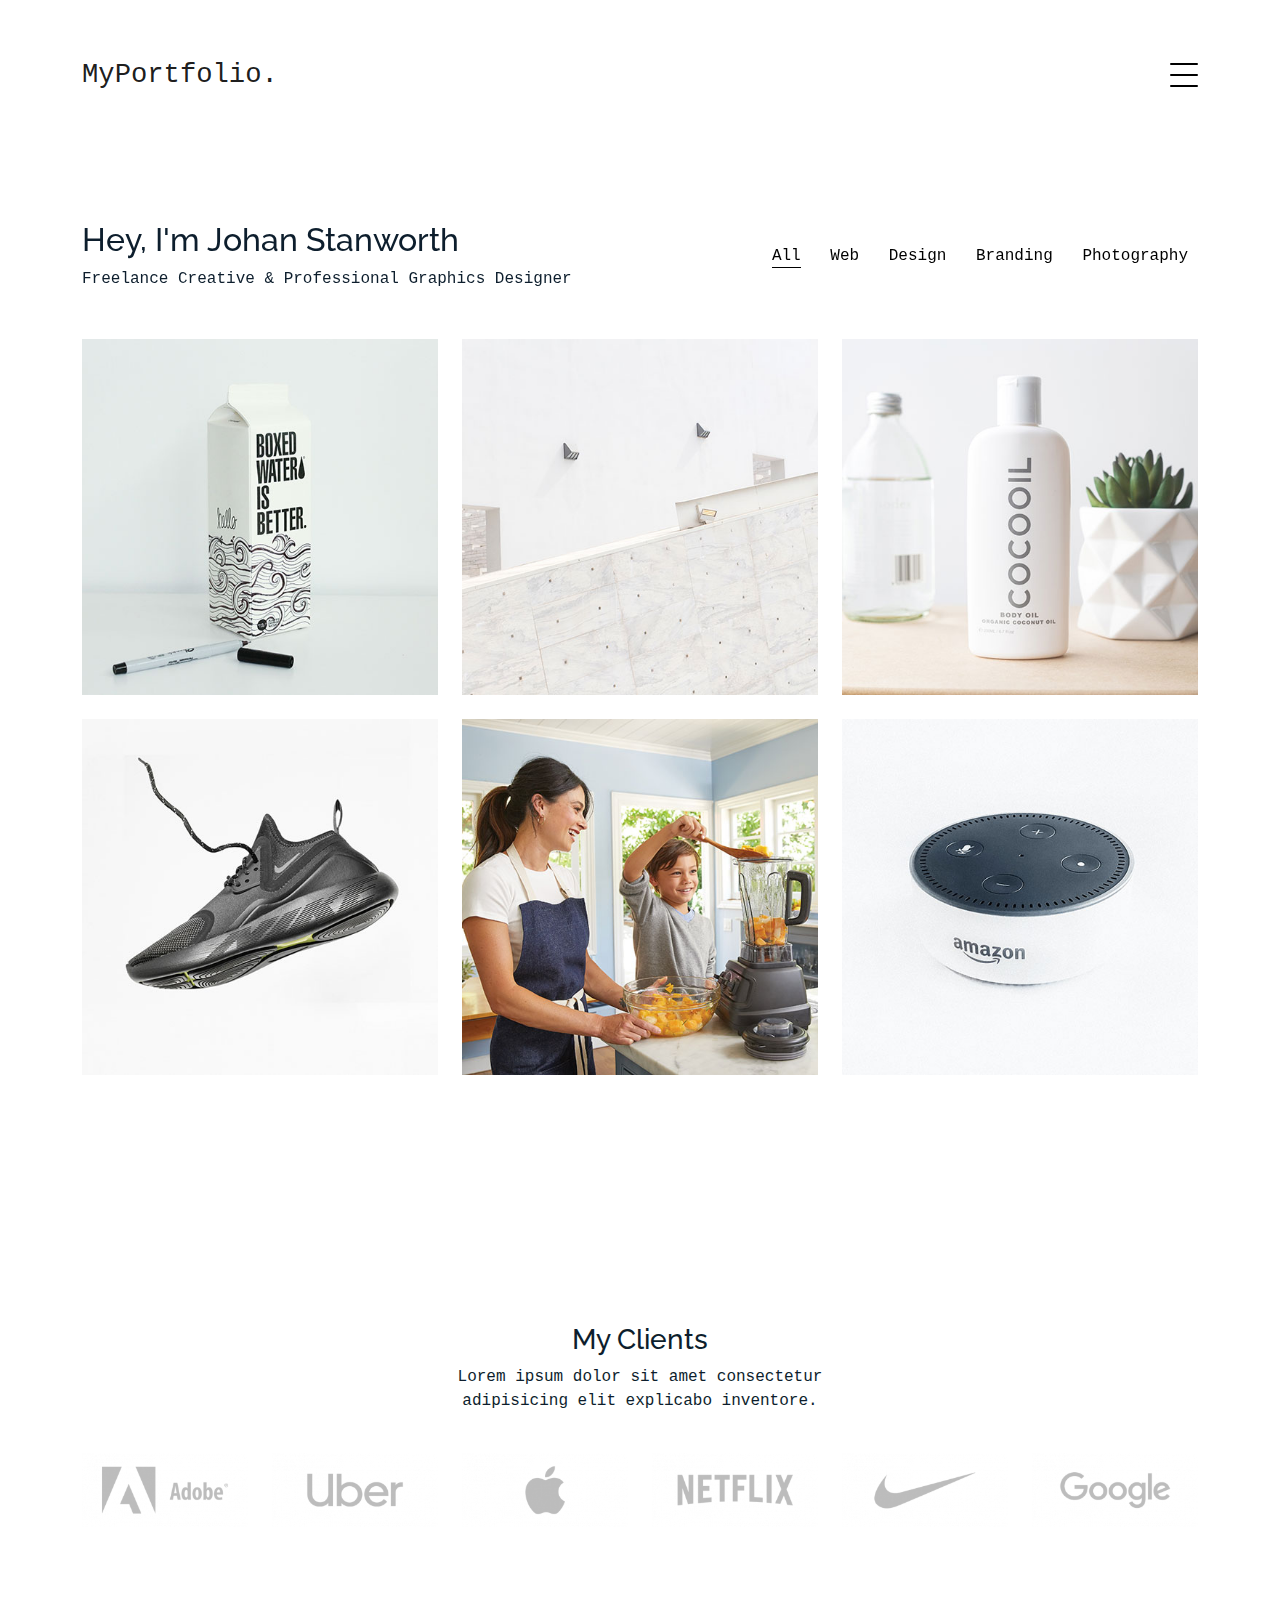
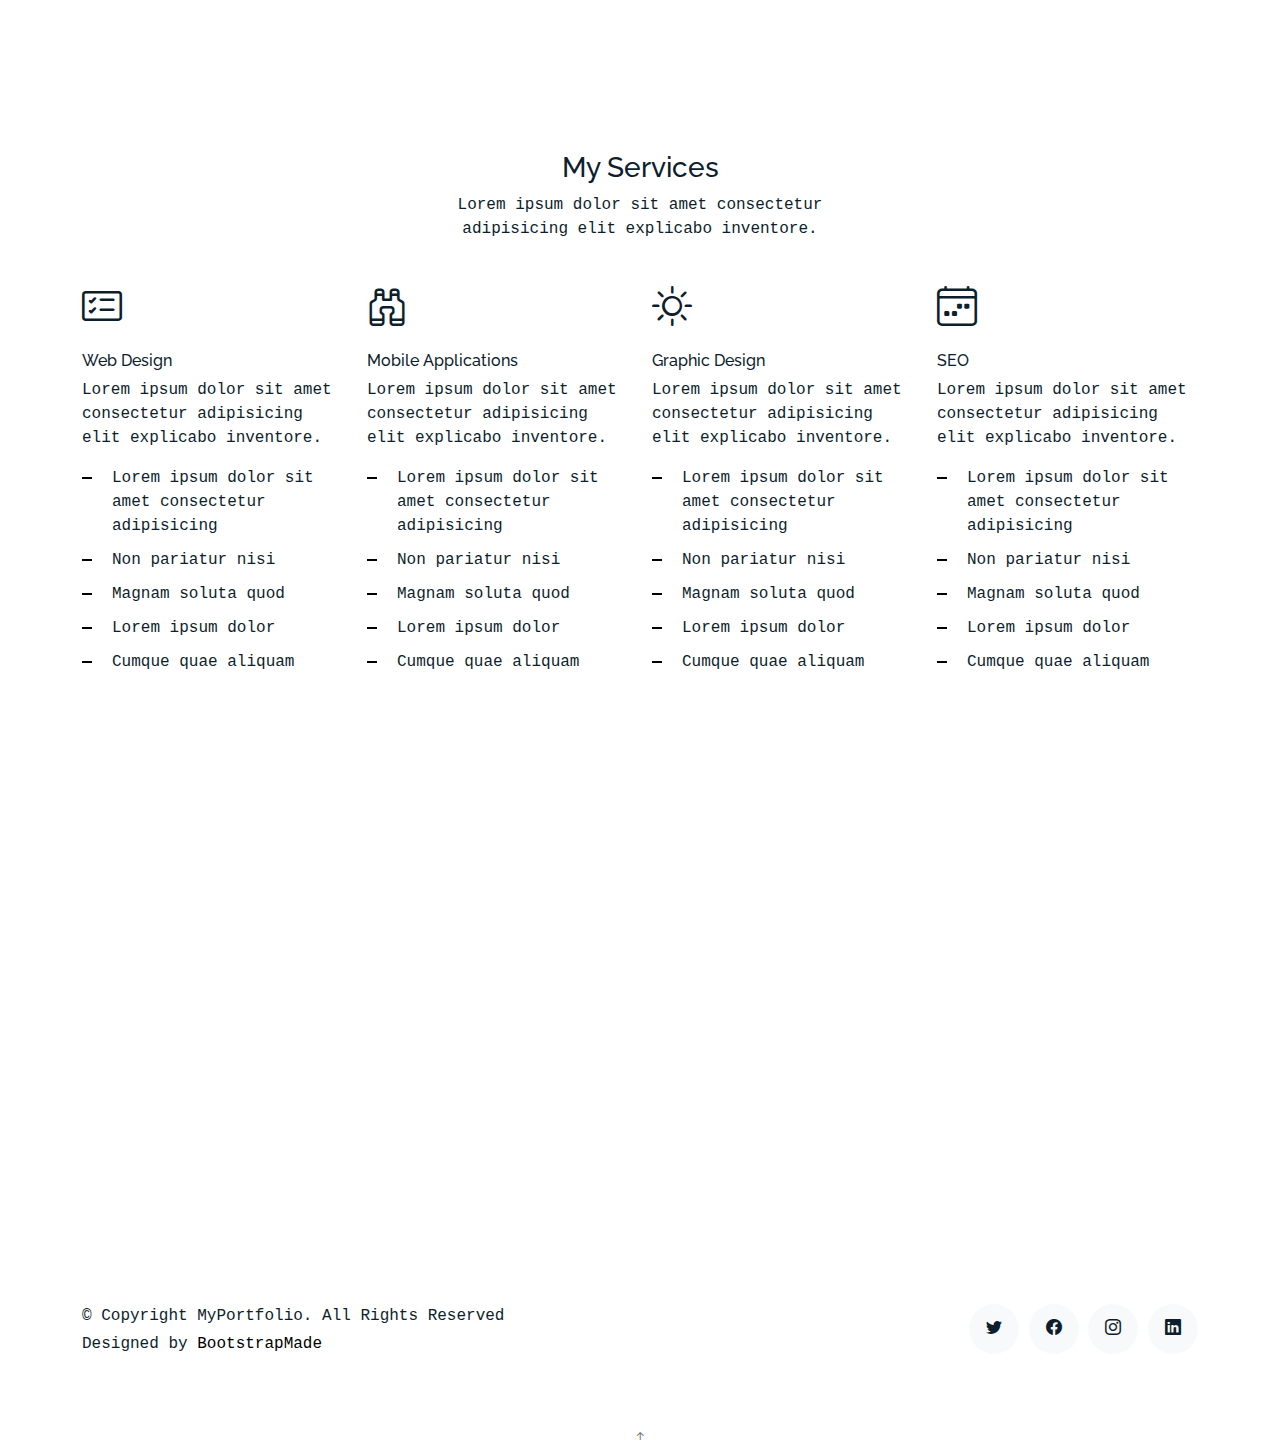
<file: index.html>
<!DOCTYPE html>
<html lang="en">

<head>
  <meta charset="utf-8">
  <meta content="width=device-width, initial-scale=1.0" name="viewport">

  <title>MyPortfolio Bootstrap Template - Index</title>
  <meta content="" name="description">
  <meta content="" name="keywords">

  <!-- Favicons -->
  <link href="assets/img/favicon.png" rel="icon">
  <link href="assets/img/apple-touch-icon.png" rel="apple-touch-icon">

  <!-- Google Fonts -->
  <link href="https://fonts.googleapis.com/css?family=https://fonts.googleapis.com/css?family=Inconsolata:400,500,600,700|Raleway:400,400i,500,500i,600,600i,700,700i" rel="stylesheet">

  <!-- Vendor CSS Files -->
  <link href="assets/vendor/aos/aos.css" rel="stylesheet">
  <link href="assets/vendor/bootstrap/css/bootstrap.min.css" rel="stylesheet">
  <link href="assets/vendor/bootstrap-icons/bootstrap-icons.css" rel="stylesheet">
  <link href="assets/vendor/swiper/swiper-bundle.min.css" rel="stylesheet">

  <!-- Template Main CSS File -->
  <link href="assets/css/style.css" rel="stylesheet">

  <!-- =======================================================
  * Template Name: MyPortfolio - v4.9.0
  * Template URL: https://bootstrapmade.com/myportfolio-bootstrap-portfolio-website-template/
  * Author: BootstrapMade.com
  * License: https://bootstrapmade.com/license/
  ======================================================== -->
</head>

<body>

  <!-- ======= Navbar ======= -->
  <div class="collapse navbar-collapse custom-navmenu" id="main-navbar">
    <div class="container py-2 py-md-5">
      <div class="row align-items-start">
        <div class="col-md-2">
          <ul class="custom-menu">
            <li class="active"><a href="index.html">Home</a></li>
            <li><a href="about.html">About Me</a></li>
            <li><a href="services.html">Services</a></li>
            <li><a href="works.html">Works</a></li>
            <li><a href="contact.html">Contact</a></li>
          </ul>
        </div>
        <div class="col-md-6 d-none d-md-block  mr-auto">
          <div class="tweet d-flex">
            <span class="bi bi-twitter text-white mt-2 mr-3"></span>
            <div>
              <p><em>Lorem ipsum dolor sit amet consectetur adipisicing elit. Quisquam necessitatibus incidunt ut officiis explicabo inventore. <br> <a href="#">t.co/v82jsk</a></em></p>
            </div>
          </div>
        </div>
        <div class="col-md-4 d-none d-md-block">
          <h3>Hire Me</h3>
          <p>Lorem ipsum dolor sit amet consectetur adipisicing elit. Quisquam necessitatibus incidunt ut officiisexplicabo inventore. <br> <a href="#">myemail@gmail.com</a></p>
        </div>
      </div>

    </div>
  </div>

  <nav class="navbar navbar-light custom-navbar">
    <div class="container">
      <a class="navbar-brand" href="index.html">MyPortfolio.</a>
      <a href="#" class="burger" data-bs-toggle="collapse" data-bs-target="#main-navbar">
        <span></span>
      </a>
    </div>
  </nav>

  <main id="main">

    <!-- ======= Works Section ======= -->
    <section class="section site-portfolio">
      <div class="container">
        <div class="row mb-5 align-items-center">
          <div class="col-md-12 col-lg-6 mb-4 mb-lg-0" data-aos="fade-up">
            <h2>Hey, I'm Johan Stanworth</h2>
            <p class="mb-0">Freelance Creative &amp; Professional Graphics Designer</p>
          </div>
          <div class="col-md-12 col-lg-6 text-start text-lg-end" data-aos="fade-up" data-aos-delay="100">
            <div id="filters" class="filters">
              <a href="#" data-filter="*" class="active">All</a>
              <a href="#" data-filter=".web">Web</a>
              <a href="#" data-filter=".design">Design</a>
              <a href="#" data-filter=".branding">Branding</a>
              <a href="#" data-filter=".photography">Photography</a>
            </div>
          </div>
        </div>
        <div id="portfolio-grid" class="row no-gutter" data-aos="fade-up" data-aos-delay="200">
          <div class="item web col-sm-6 col-md-4 col-lg-4 mb-4">
            <a href="work-single.html" class="item-wrap fancybox">
              <div class="work-info">
                <h3>Boxed Water</h3>
                <span>Web</span>
              </div>
              <img class="img-fluid" src="assets/img/img_1.jpg">
            </a>
          </div>
          <div class="item photography col-sm-6 col-md-4 col-lg-4 mb-4">
            <a href="work-single.html" class="item-wrap fancybox">
              <div class="work-info">
                <h3>Build Indoo</h3>
                <span>Photography</span>
              </div>
              <img class="img-fluid" src="assets/img/img_2.jpg">
            </a>
          </div>
          <div class="item branding col-sm-6 col-md-4 col-lg-4 mb-4">
            <a href="work-single.html" class="item-wrap fancybox">
              <div class="work-info">
                <h3>Cocooil</h3>
                <span>Branding</span>
              </div>
              <img class="img-fluid" src="assets/img/img_3.jpg">
            </a>
          </div>
          <div class="item design col-sm-6 col-md-4 col-lg-4 mb-4">
            <a href="work-single.html" class="item-wrap fancybox">
              <div class="work-info">
                <h3>Nike Shoe</h3>
                <span>Design</span>
              </div>
              <img class="img-fluid" src="assets/img/img_4.jpg">
            </a>
          </div>
          <div class="item photography col-sm-6 col-md-4 col-lg-4 mb-4">
            <a href="work-single.html" class="item-wrap fancybox">
              <div class="work-info">
                <h3>Kitchen Sink</h3>
                <span>Photography</span>
              </div>
              <img class="img-fluid" src="assets/img/img_5.jpg">
            </a>
          </div>
          <div class="item branding col-sm-6 col-md-4 col-lg-4 mb-4">
            <a href="work-single.html" class="item-wrap fancybox">
              <div class="work-info">
                <h3>Amazon</h3>
                <span>brandingn</span>
              </div>
              <img class="img-fluid" src="assets/img/img_6.jpg">
            </a>
          </div>
        </div>
      </div>
    </section><!-- End  Works Section -->

    <!-- ======= Clients Section ======= -->
    <section class="section">
      <div class="container">
        <div class="row justify-content-center text-center mb-4">
          <div class="col-5">
            <h3 class="h3 heading">My Clients</h3>
            <p>Lorem ipsum dolor sit amet consectetur adipisicing elit explicabo inventore.</p>
          </div>
        </div>
        <div class="row">
          <div class="col-4 col-sm-4 col-md-2">
            <a href="#" class="client-logo"><img src="assets/img/logo-adobe.png" alt="Image" class="img-fluid"></a>
          </div>
          <div class="col-4 col-sm-4 col-md-2">
            <a href="#" class="client-logo"><img src="assets/img/logo-uber.png" alt="Image" class="img-fluid"></a>
          </div>
          <div class="col-4 col-sm-4 col-md-2">
            <a href="#" class="client-logo"><img src="assets/img/logo-apple.png" alt="Image" class="img-fluid"></a>
          </div>
          <div class="col-4 col-sm-4 col-md-2">
            <a href="#" class="client-logo"><img src="assets/img/logo-netflix.png" alt="Image" class="img-fluid"></a>
          </div>
          <div class="col-4 col-sm-4 col-md-2">
            <a href="#" class="client-logo"><img src="assets/img/logo-nike.png" alt="Image" class="img-fluid"></a>
          </div>
          <div class="col-4 col-sm-4 col-md-2">
            <a href="#" class="client-logo"><img src="assets/img/logo-google.png" alt="Image" class="img-fluid"></a>
          </div>

        </div>
      </div>
    </section><!-- End Clients Section -->

    <!-- ======= Services Section ======= -->
    <section class="section services">
      <div class="container">
        <div class="row justify-content-center text-center mb-4">
          <div class="col-5">
            <h3 class="h3 heading">My Services</h3>
            <p>Lorem ipsum dolor sit amet consectetur adipisicing elit explicabo inventore.</p>
          </div>
        </div>
        <div class="row">

          <div class="col-12 col-sm-6 col-md-6 col-lg-3">
            <i class="bi bi-card-checklist"></i>
            <h4 class="h4 mb-2">Web Design</h4>
            <p>Lorem ipsum dolor sit amet consectetur adipisicing elit explicabo inventore.</p>
            <ul class="list-unstyled list-line">
              <li>Lorem ipsum dolor sit amet consectetur adipisicing</li>
              <li>Non pariatur nisi</li>
              <li>Magnam soluta quod</li>
              <li>Lorem ipsum dolor</li>
              <li>Cumque quae aliquam</li>
            </ul>
          </div>
          <div class="col-12 col-sm-6 col-md-6 col-lg-3">
            <i class="bi bi-binoculars"></i>
            <h4 class="h4 mb-2">Mobile Applications</h4>
            <p>Lorem ipsum dolor sit amet consectetur adipisicing elit explicabo inventore.</p>
            <ul class="list-unstyled list-line">
              <li>Lorem ipsum dolor sit amet consectetur adipisicing</li>
              <li>Non pariatur nisi</li>
              <li>Magnam soluta quod</li>
              <li>Lorem ipsum dolor</li>
              <li>Cumque quae aliquam</li>
            </ul>
          </div>
          <div class="col-12 col-sm-6 col-md-6 col-lg-3">
            <i class="bi bi-brightness-high"></i>
            <h4 class="h4 mb-2">Graphic Design</h4>
            <p>Lorem ipsum dolor sit amet consectetur adipisicing elit explicabo inventore.</p>
            <ul class="list-unstyled list-line">
              <li>Lorem ipsum dolor sit amet consectetur adipisicing</li>
              <li>Non pariatur nisi</li>
              <li>Magnam soluta quod</li>
              <li>Lorem ipsum dolor</li>
              <li>Cumque quae aliquam</li>
            </ul>
          </div>
          <div class="col-12 col-sm-6 col-md-6 col-lg-3">
            <i class="bi bi-calendar4-week"></i>
            <h4 class="h4 mb-2">SEO</h4>
            <p>Lorem ipsum dolor sit amet consectetur adipisicing elit explicabo inventore.</p>
            <ul class="list-unstyled list-line">
              <li>Lorem ipsum dolor sit amet consectetur adipisicing</li>
              <li>Non pariatur nisi</li>
              <li>Magnam soluta quod</li>
              <li>Lorem ipsum dolor</li>
              <li>Cumque quae aliquam</li>
            </ul>
          </div>
        </div>
      </div>
    </section><!-- End Services Section -->

    <!-- ======= Testimonials Section ======= -->
    <section class="section pt-0">
      <div class="container">

        <div class="testimonials-slider swiper" data-aos="fade-up" data-aos-delay="100">
          <div class="swiper-wrapper">

            <div class="swiper-slide">
              <div class="testimonial-wrap">
                <div class="testimonial">
                  <img src="assets/img/person_1.jpg" alt="Image" class="img-fluid">
                  <blockquote>
                    <p>Lorem ipsum dolor sit amet consectetur adipisicing elit. Quisquam necessitatibus incidunt ut officiis
                      explicabo inventore.</p>
                  </blockquote>
                  <p>&mdash; Jean Hicks</p>
                </div>
              </div>
            </div><!-- End testimonial item -->

            <div class="swiper-slide">
              <div class="testimonial-wrap">
                <div class="testimonial">
                  <img src="assets/img/person_2.jpg" alt="Image" class="img-fluid">
                  <blockquote>
                    <p>Lorem ipsum dolor sit amet consectetur adipisicing elit. Quisquam necessitatibus incidunt ut officiis
                      explicabo inventore.</p>
                  </blockquote>
                  <p>&mdash; Chris Stanworth</p>
                </div>
              </div>
            </div><!-- End testimonial item -->

          </div>
          <div class="swiper-pagination"></div>
        </div>

      </div>
    </section><!-- End Testimonials Section -->

  </main><!-- End #main -->

  <!-- ======= Footer ======= -->
  <footer class="footer" role="contentinfo">
    <div class="container">
      <div class="row">
        <div class="col-sm-6">
          <p class="mb-1">&copy; Copyright MyPortfolio. All Rights Reserved</p>
          <div class="credits">
            <!--
            All the links in the footer should remain intact.
            You can delete the links only if you purchased the pro version.
            Licensing information: https://bootstrapmade.com/license/
            Purchase the pro version with working PHP/AJAX contact form: https://bootstrapmade.com/buy/?theme=MyPortfolio
          -->
            Designed by <a href="https://bootstrapmade.com/">BootstrapMade</a>
          </div>
        </div>
        <div class="col-sm-6 social text-md-end">
          <a href="#"><span class="bi bi-twitter"></span></a>
          <a href="#"><span class="bi bi-facebook"></span></a>
          <a href="#"><span class="bi bi-instagram"></span></a>
          <a href="#"><span class="bi bi-linkedin"></span></a>
        </div>
      </div>
    </div>
  </footer>

  <a href="#" class="back-to-top d-flex align-items-center justify-content-center"><i class="bi bi-arrow-up-short"></i></a>

  <!-- Vendor JS Files -->
  <script src="assets/vendor/aos/aos.js"></script>
  <script src="assets/vendor/bootstrap/js/bootstrap.bundle.min.js"></script>
  <script src="assets/vendor/isotope-layout/isotope.pkgd.min.js"></script>
  <script src="assets/vendor/swiper/swiper-bundle.min.js"></script>
  <script src="assets/vendor/php-email-form/validate.js"></script>

  <!-- Template Main JS File -->
  <script src="assets/js/main.js"></script>

</body>

</html>
</file>
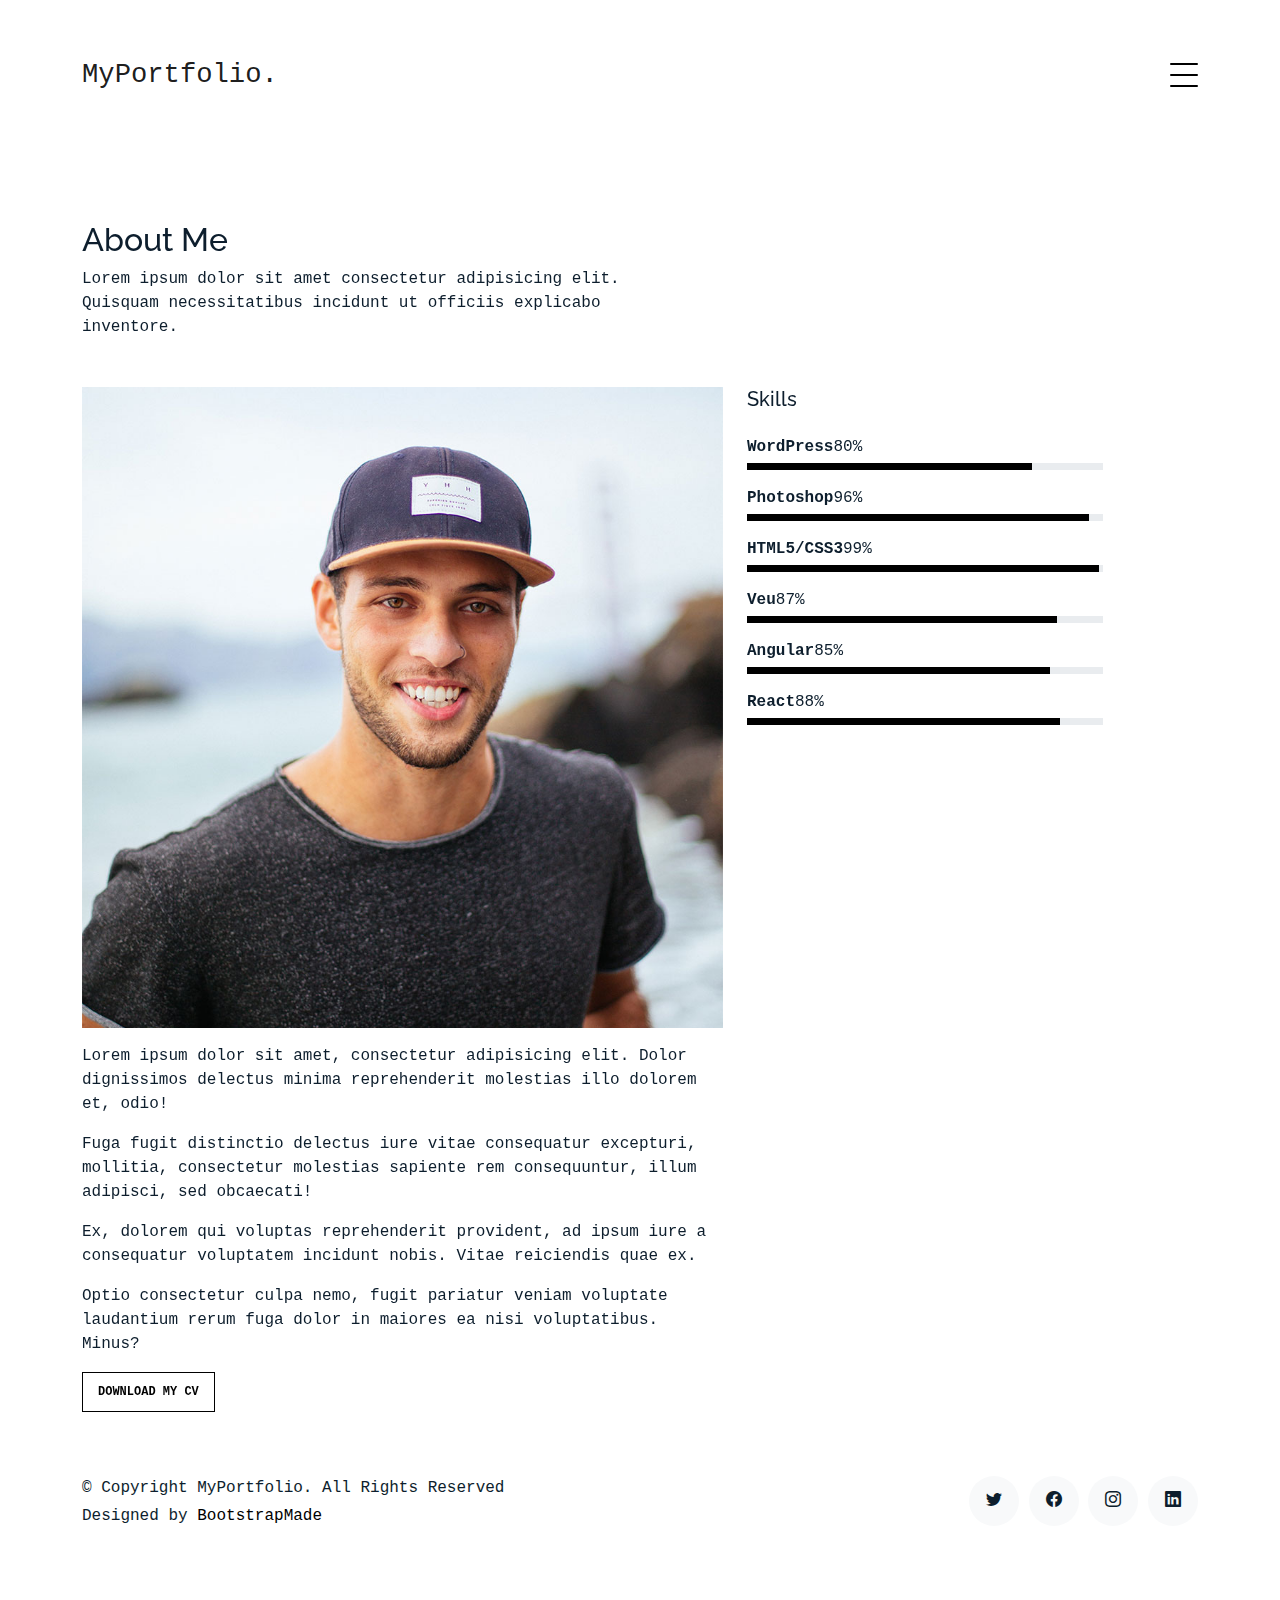
<file: about.html>
<!DOCTYPE html>
<html lang="en">

<head>
  <meta charset="utf-8">
  <meta content="width=device-width, initial-scale=1.0" name="viewport">

  <title>MyPortfolio Bootstrap Template - About</title>
  <meta content="" name="description">
  <meta content="" name="keywords">

  <!-- Favicons -->
  <link href="assets/img/favicon.png" rel="icon">
  <link href="assets/img/apple-touch-icon.png" rel="apple-touch-icon">

  <!-- Google Fonts -->
  <link href="https://fonts.googleapis.com/css?family=https://fonts.googleapis.com/css?family=Inconsolata:400,500,600,700|Raleway:400,400i,500,500i,600,600i,700,700i" rel="stylesheet">

  <!-- Vendor CSS Files -->
  <link href="assets/vendor/aos/aos.css" rel="stylesheet">
  <link href="assets/vendor/bootstrap/css/bootstrap.min.css" rel="stylesheet">
  <link href="assets/vendor/bootstrap-icons/bootstrap-icons.css" rel="stylesheet">
  <link href="assets/vendor/swiper/swiper-bundle.min.css" rel="stylesheet">

  <!-- Template Main CSS File -->
  <link href="assets/css/style.css" rel="stylesheet">

  <!-- =======================================================
  * Template Name: MyPortfolio - v4.9.0
  * Template URL: https://bootstrapmade.com/myportfolio-bootstrap-portfolio-website-template/
  * Author: BootstrapMade.com
  * License: https://bootstrapmade.com/license/
  ======================================================== -->
</head>

<body>

  <!-- ======= Navbar ======= -->
  <div class="collapse navbar-collapse custom-navmenu" id="main-navbar">
    <div class="container py-2 py-md-5">
      <div class="row align-items-start">
        <div class="col-md-2">
          <ul class="custom-menu">
            <li><a href="index.html">Home</a></li>
            <li class="active"><a href="about.html">About Me</a></li>
            <li><a href="services.html">Services</a></li>
            <li><a href="works.html">Works</a></li>
            <li><a href="contact.html">Contact</a></li>
          </ul>
        </div>
        <div class="col-md-6 d-none d-md-block  mr-auto">
          <div class="tweet d-flex">
            <span class="bi bi-twitter text-white mt-2 mr-3"></span>
            <div>
              <p><em>Lorem ipsum dolor sit amet consectetur adipisicing elit. Quisquam necessitatibus incidunt ut officiis explicabo inventore. <br> <a href="#">t.co/v82jsk</a></em></p>
            </div>
          </div>
        </div>
        <div class="col-md-4 d-none d-md-block">
          <h3>Hire Me</h3>
          <p>Lorem ipsum dolor sit amet consectetur adipisicing elit. Quisquam necessitatibus incidunt ut officiisexplicabo inventore. <br> <a href="#">myemail@gmail.com</a></p>
        </div>
      </div>

    </div>
  </div>

  <nav class="navbar navbar-light custom-navbar">
    <div class="container">
      <a class="navbar-brand" href="index.html">MyPortfolio.</a>
      <a href="#" class="burger" data-bs-toggle="collapse" data-bs-target="#main-navbar">
        <span></span>
      </a>
    </div>
  </nav>

  <main id="main">

    <section class="section pb-5">
      <div class="container">
        <div class="row mb-5 align-items-end">
          <div class="col-md-6" data-aos="fade-up">

            <h2>About Me</h2>
            <p class="mb-0">Lorem ipsum dolor sit amet consectetur adipisicing elit. Quisquam necessitatibus incidunt ut
              officiis explicabo inventore.</p>
          </div>

        </div>

        <div class="row">
          <div class="col-md-4 ml-auto order-2" data-aos="fade-up">
            <h3 class="h3 mb-4">Skills</h3>
            <ul class="list-unstyled">
              <li class="mb-3">
                <div class="d-flex mb-1">
                  <strong>WordPress</strong>
                  <span class="ml-auto">80%</span>
                </div>
                <div class="progress custom-progress">
                  <div class="progress-bar" role="progressbar" style="width: 80%" aria-valuenow="80" aria-valuemin="0" aria-valuemax="100"></div>
                </div>
              </li>
              <li class="mb-3">
                <div class="d-flex mb-1">
                  <strong>Photoshop</strong>
                  <span class="ml-auto">96%</span>
                </div>
                <div class="progress custom-progress">
                  <div class="progress-bar" role="progressbar" style="width: 96%" aria-valuenow="96" aria-valuemin="0" aria-valuemax="100"></div>
                </div>
              </li>
              <li class="mb-3">
                <div class="d-flex mb-1">
                  <strong>HTML5/CSS3</strong>
                  <span class="ml-auto">99%</span>
                </div>
                <div class="progress custom-progress">
                  <div class="progress-bar" role="progressbar" style="width: 99%" aria-valuenow="99" aria-valuemin="0" aria-valuemax="100"></div>
                </div>
              </li>
              <li class="mb-3">
                <div class="d-flex mb-1">
                  <strong>Veu</strong>
                  <span class="ml-auto">87%</span>
                </div>
                <div class="progress custom-progress">
                  <div class="progress-bar" role="progressbar" style="width: 87%" aria-valuenow="87" aria-valuemin="0" aria-valuemax="100"></div>
                </div>
              </li>
              <li class="mb-3">
                <div class="d-flex mb-1">
                  <strong>Angular</strong>
                  <span class="ml-auto">85%</span>
                </div>
                <div class="progress custom-progress">
                  <div class="progress-bar" role="progressbar" style="width: 85%" aria-valuenow="85" aria-valuemin="0" aria-valuemax="100"></div>
                </div>
              </li>
              <li class="mb-3">
                <div class="d-flex mb-1">
                  <strong>React</strong>
                  <span class="ml-auto">88%</span>
                </div>
                <div class="progress custom-progress">
                  <div class="progress-bar" role="progressbar" style="width: 88%" aria-valuenow="88" aria-valuemin="0" aria-valuemax="100"></div>
                </div>
              </li>
            </ul>
          </div>

          <div class="col-md-7 mb-5 mb-md-0" data-aos="fade-up">
            <p><img src="assets/img/person_1_sq.jpg" alt="Image" class="img-fluid"></p>
            <p>Lorem ipsum dolor sit amet, consectetur adipisicing elit. Dolor dignissimos delectus minima reprehenderit
              molestias illo dolorem et, odio!</p>
            <p>Fuga fugit distinctio delectus iure vitae consequatur excepturi, mollitia, consectetur molestias sapiente
              rem consequuntur, illum adipisci, sed obcaecati!</p>
            <p>Ex, dolorem qui voluptas reprehenderit provident, ad ipsum iure a consequatur voluptatem incidunt nobis.
              Vitae reiciendis quae ex.</p>
            <p>Optio consectetur culpa nemo, fugit pariatur veniam voluptate laudantium rerum fuga dolor in maiores ea
              nisi voluptatibus. Minus?</p>
            <p><a href="#" class="readmore">Download my CV</a></p>
          </div>

        </div>

      </div>

    </section>

  </main><!-- End #main -->

  <!-- ======= Footer ======= -->
  <footer class="footer" role="contentinfo">
    <div class="container">
      <div class="row">
        <div class="col-sm-6">
          <p class="mb-1">&copy; Copyright MyPortfolio. All Rights Reserved</p>
          <div class="credits">
            <!--
            All the links in the footer should remain intact.
            You can delete the links only if you purchased the pro version.
            Licensing information: https://bootstrapmade.com/license/
            Purchase the pro version with working PHP/AJAX contact form: https://bootstrapmade.com/buy/?theme=MyPortfolio
          -->
            Designed by <a href="https://bootstrapmade.com/">BootstrapMade</a>
          </div>
        </div>
        <div class="col-sm-6 social text-md-end">
          <a href="#"><span class="bi bi-twitter"></span></a>
          <a href="#"><span class="bi bi-facebook"></span></a>
          <a href="#"><span class="bi bi-instagram"></span></a>
          <a href="#"><span class="bi bi-linkedin"></span></a>
        </div>
      </div>
    </div>
  </footer>

  <a href="#" class="back-to-top d-flex align-items-center justify-content-center"><i class="bi bi-arrow-up-short"></i></a>

  <!-- Vendor JS Files -->
  <script src="assets/vendor/aos/aos.js"></script>
  <script src="assets/vendor/bootstrap/js/bootstrap.bundle.min.js"></script>
  <script src="assets/vendor/isotope-layout/isotope.pkgd.min.js"></script>
  <script src="assets/vendor/swiper/swiper-bundle.min.js"></script>
  <script src="assets/vendor/php-email-form/validate.js"></script>

  <!-- Template Main JS File -->
  <script src="assets/js/main.js"></script>

</body>

</html>
</file>
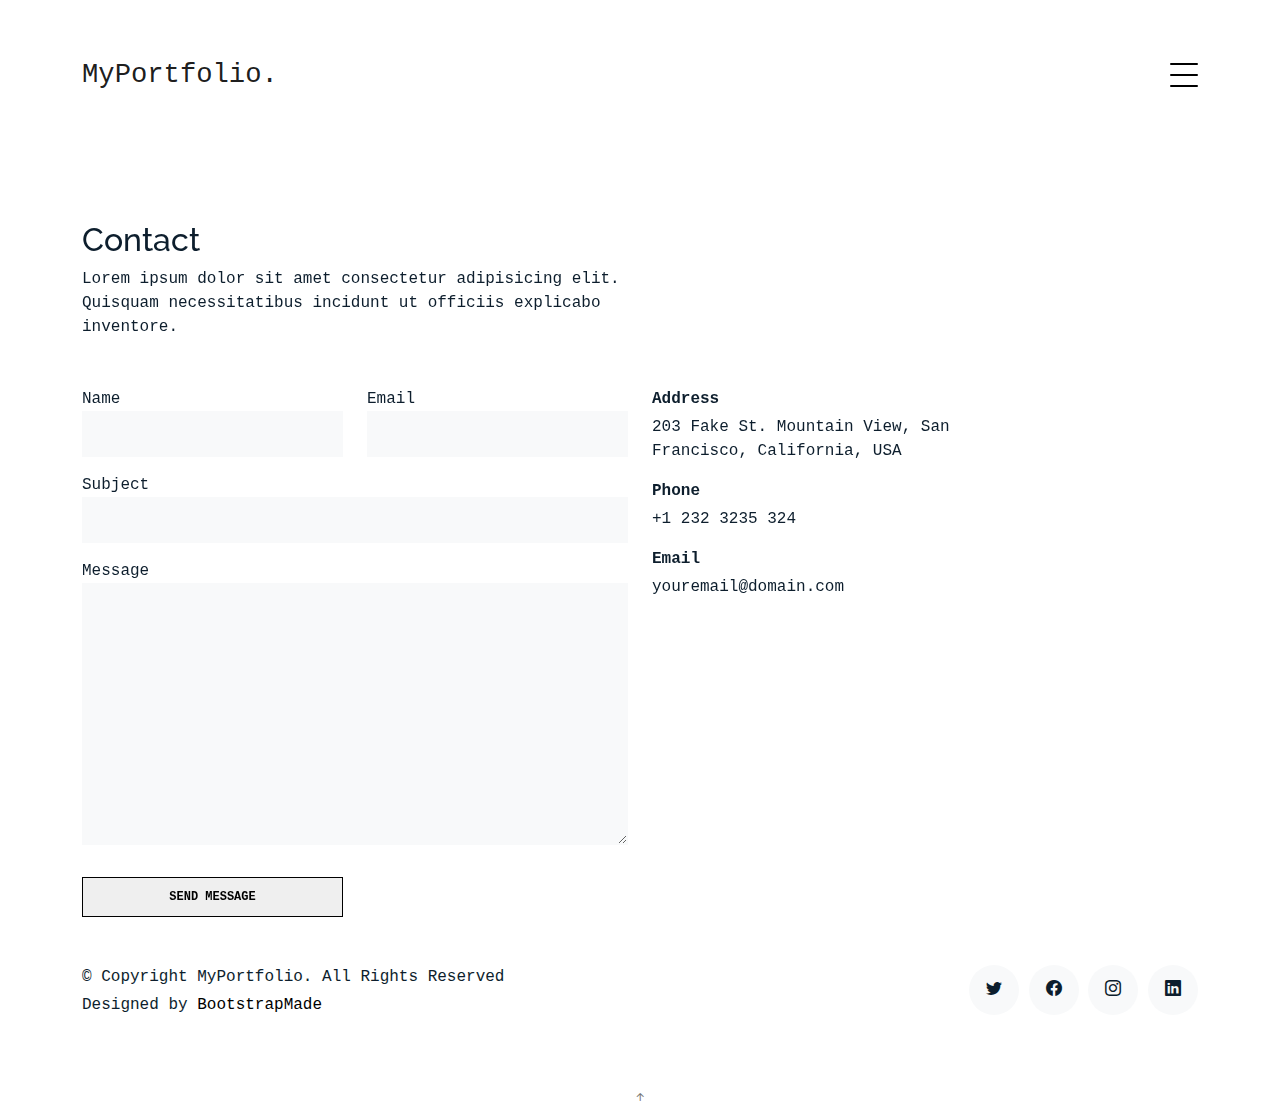
<file: contact.html>
<!DOCTYPE html>
<html lang="en">

<head>
  <meta charset="utf-8">
  <meta content="width=device-width, initial-scale=1.0" name="viewport">

  <title>MyPortfolio Bootstrap Template - Contact</title>
  <meta content="" name="description">
  <meta content="" name="keywords">

  <!-- Favicons -->
  <link href="assets/img/favicon.png" rel="icon">
  <link href="assets/img/apple-touch-icon.png" rel="apple-touch-icon">

  <!-- Google Fonts -->
  <link href="https://fonts.googleapis.com/css?family=https://fonts.googleapis.com/css?family=Inconsolata:400,500,600,700|Raleway:400,400i,500,500i,600,600i,700,700i" rel="stylesheet">

  <!-- Vendor CSS Files -->
  <link href="assets/vendor/aos/aos.css" rel="stylesheet">
  <link href="assets/vendor/bootstrap/css/bootstrap.min.css" rel="stylesheet">
  <link href="assets/vendor/bootstrap-icons/bootstrap-icons.css" rel="stylesheet">
  <link href="assets/vendor/swiper/swiper-bundle.min.css" rel="stylesheet">

  <!-- Template Main CSS File -->
  <link href="assets/css/style.css" rel="stylesheet">

  <!-- =======================================================
  * Template Name: MyPortfolio - v4.9.0
  * Template URL: https://bootstrapmade.com/myportfolio-bootstrap-portfolio-website-template/
  * Author: BootstrapMade.com
  * License: https://bootstrapmade.com/license/
  ======================================================== -->
</head>

<body>

  <!-- ======= Navbar ======= -->
  <div class="collapse navbar-collapse custom-navmenu" id="main-navbar">
    <div class="container py-2 py-md-5">
      <div class="row align-items-start">
        <div class="col-md-2">
          <ul class="custom-menu">
            <li><a href="index.html">Home</a></li>
            <li><a href="about.html">About Me</a></li>
            <li><a href="services.html">Services</a></li>
            <li><a href="works.html">Works</a></li>
            <li class="active"><a href="contact.html">Contact</a></li>
          </ul>
        </div>
        <div class="col-md-6 d-none d-md-block  mr-auto">
          <div class="tweet d-flex">
            <span class="bi bi-twitter text-white mt-2 mr-3"></span>
            <div>
              <p><em>Lorem ipsum dolor sit amet consectetur adipisicing elit. Quisquam necessitatibus incidunt ut officiis explicabo inventore. <br> <a href="#">t.co/v82jsk</a></em></p>
            </div>
          </div>
        </div>
        <div class="col-md-4 d-none d-md-block">
          <h3>Hire Me</h3>
          <p>Lorem ipsum dolor sit amet consectetur adipisicing elit. Quisquam necessitatibus incidunt ut officiisexplicabo inventore. <br> <a href="#">myemail@gmail.com</a></p>
        </div>
      </div>

    </div>
  </div>

  <nav class="navbar navbar-light custom-navbar">
    <div class="container">
      <a class="navbar-brand" href="index.html">MyPortfolio.</a>
      <a href="#" class="burger" data-bs-toggle="collapse" data-bs-target="#main-navbar">
        <span></span>
      </a>
    </div>
  </nav>

  <main id="main">

    <section class="section pb-5">
      <div class="container">

        <div class="row mb-5 align-items-end">
          <div class="col-md-6" data-aos="fade-up">
            <h2>Contact</h2>
            <p class="mb-0">Lorem ipsum dolor sit amet consectetur adipisicing elit. Quisquam necessitatibus incidunt ut
              officiis explicabo inventore.
            </p>
          </div>

        </div>

        <div class="row">
          <div class="col-md-6 mb-5 mb-md-0" data-aos="fade-up">

            <form action="forms/contact.php" method="post" role="form" class="php-email-form">

              <div class="row gy-3">
                <div class="col-md-6 form-group">
                  <label for="name">Name</label>
                  <input type="text" name="name" class="form-control" id="name" required>
                </div>
                <div class="col-md-6 form-group">
                  <label for="name">Email</label>
                  <input type="email" class="form-control" name="email" id="email" required>
                </div>
                <div class="col-md-12 form-group">
                  <label for="name">Subject</label>
                  <input type="text" class="form-control" name="subject" id="subject" required>
                </div>
                <div class="col-md-12 form-group">
                  <label for="name">Message</label>
                  <textarea class="form-control" name="message" cols="30" rows="10" required></textarea>
                </div>

                <div class="col-md-12 my-3">
                  <div class="loading">Loading</div>
                  <div class="error-message"></div>
                  <div class="sent-message">Your message has been sent. Thank you!</div>
                </div>

                <div class="col-md-6 mt-0 form-group">
                  <input type="submit" class="readmore d-block w-100" value="Send Message">
                </div>
              </div>

            </form>

          </div>

          <div class="col-md-4 ml-auto order-2" data-aos="fade-up">
            <ul class="list-unstyled">
              <li class="mb-3">
                <strong class="d-block mb-1">Address</strong>
                <span>203 Fake St. Mountain View, San Francisco, California, USA</span>
              </li>
              <li class="mb-3">
                <strong class="d-block mb-1">Phone</strong>
                <span>+1 232 3235 324</span>
              </li>
              <li class="mb-3">
                <strong class="d-block mb-1">Email</strong>
                <span>youremail@domain.com</span>
              </li>
            </ul>
          </div>

        </div>

      </div>

    </section>

  </main><!-- End #main -->

  <!-- ======= Footer ======= -->
  <footer class="footer" role="contentinfo">
    <div class="container">
      <div class="row">
        <div class="col-sm-6">
          <p class="mb-1">&copy; Copyright MyPortfolio. All Rights Reserved</p>
          <div class="credits">
            <!--
            All the links in the footer should remain intact.
            You can delete the links only if you purchased the pro version.
            Licensing information: https://bootstrapmade.com/license/
            Purchase the pro version with working PHP/AJAX contact form: https://bootstrapmade.com/buy/?theme=MyPortfolio
          -->
            Designed by <a href="https://bootstrapmade.com/">BootstrapMade</a>
          </div>
        </div>
        <div class="col-sm-6 social text-md-end">
          <a href="#"><span class="bi bi-twitter"></span></a>
          <a href="#"><span class="bi bi-facebook"></span></a>
          <a href="#"><span class="bi bi-instagram"></span></a>
          <a href="#"><span class="bi bi-linkedin"></span></a>
        </div>
      </div>
    </div>
  </footer>

  <a href="#" class="back-to-top d-flex align-items-center justify-content-center"><i class="bi bi-arrow-up-short"></i></a>

  <!-- Vendor JS Files -->
  <script src="assets/vendor/aos/aos.js"></script>
  <script src="assets/vendor/bootstrap/js/bootstrap.bundle.min.js"></script>
  <script src="assets/vendor/isotope-layout/isotope.pkgd.min.js"></script>
  <script src="assets/vendor/swiper/swiper-bundle.min.js"></script>
  <script src="assets/vendor/php-email-form/validate.js"></script>

  <!-- Template Main JS File -->
  <script src="assets/js/main.js"></script>

</body>

</html>
</file>
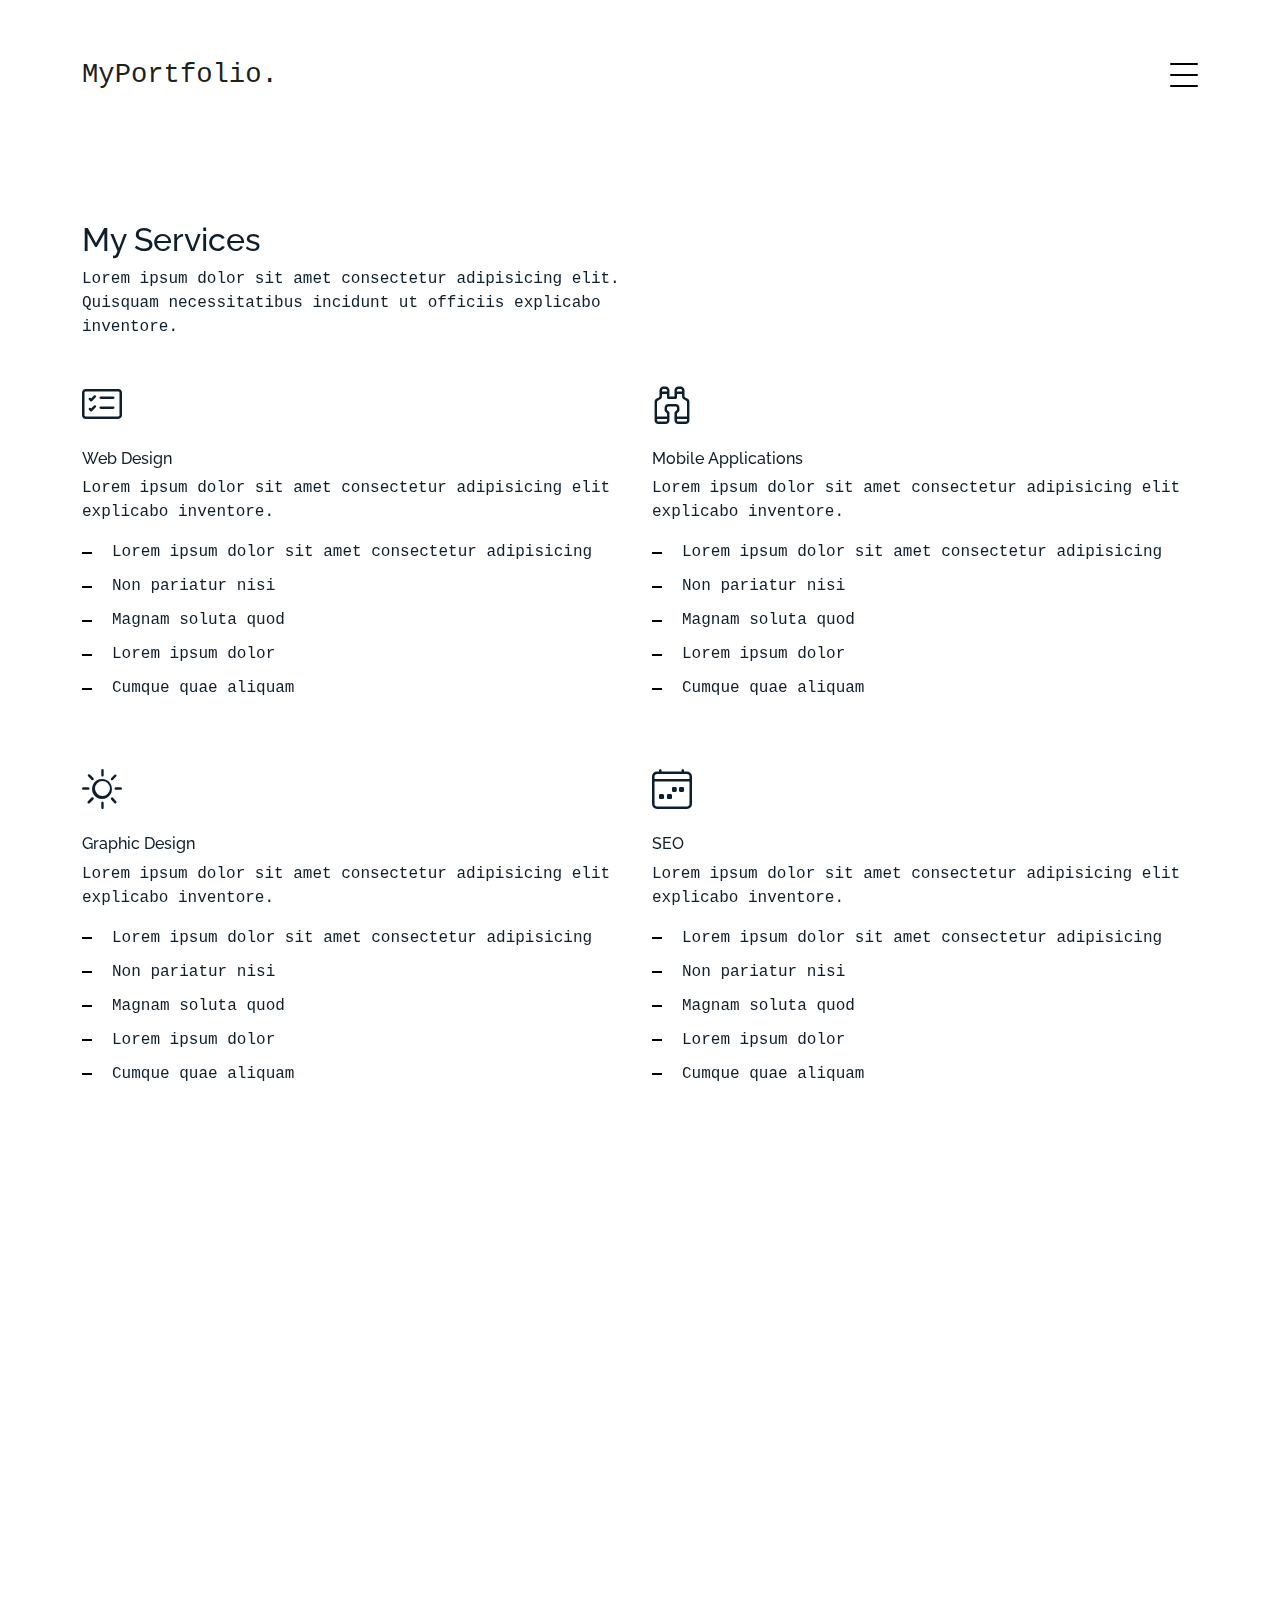
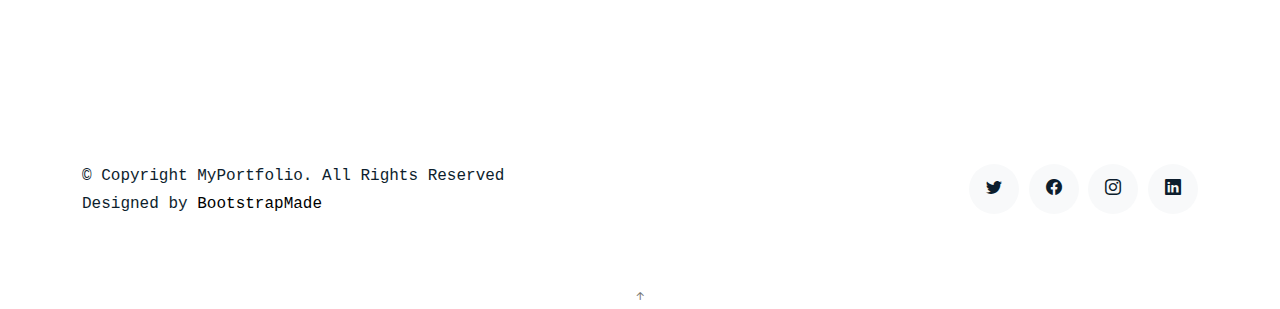
<file: services.html>
<!DOCTYPE html>
<html lang="en">

<head>
  <meta charset="utf-8">
  <meta content="width=device-width, initial-scale=1.0" name="viewport">

  <title>MyPortfolio Bootstrap Template - Services</title>
  <meta content="" name="description">
  <meta content="" name="keywords">

  <!-- Favicons -->
  <link href="assets/img/favicon.png" rel="icon">
  <link href="assets/img/apple-touch-icon.png" rel="apple-touch-icon">

  <!-- Google Fonts -->
  <link href="https://fonts.googleapis.com/css?family=https://fonts.googleapis.com/css?family=Inconsolata:400,500,600,700|Raleway:400,400i,500,500i,600,600i,700,700i" rel="stylesheet">

  <!-- Vendor CSS Files -->
  <link href="assets/vendor/aos/aos.css" rel="stylesheet">
  <link href="assets/vendor/bootstrap/css/bootstrap.min.css" rel="stylesheet">
  <link href="assets/vendor/bootstrap-icons/bootstrap-icons.css" rel="stylesheet">
  <link href="assets/vendor/swiper/swiper-bundle.min.css" rel="stylesheet">

  <!-- Template Main CSS File -->
  <link href="assets/css/style.css" rel="stylesheet">

  <!-- =======================================================
  * Template Name: MyPortfolio - v4.9.0
  * Template URL: https://bootstrapmade.com/myportfolio-bootstrap-portfolio-website-template/
  * Author: BootstrapMade.com
  * License: https://bootstrapmade.com/license/
  ======================================================== -->
</head>

<body>

  <!-- ======= Navbar ======= -->
  <div class="collapse navbar-collapse custom-navmenu" id="main-navbar">
    <div class="container py-2 py-md-5">
      <div class="row align-items-start">
        <div class="col-md-2">
          <ul class="custom-menu">
            <li><a href="index.html">Home</a></li>
            <li><a href="about.html">About Me</a></li>
            <li class="active"><a href="services.html">Services</a></li>
            <li><a href="works.html">Works</a></li>
            <li><a href="contact.html">Contact</a></li>
          </ul>
        </div>
        <div class="col-md-6 d-none d-md-block  mr-auto">
          <div class="tweet d-flex">
            <span class="bi bi-twitter text-white mt-2 mr-3"></span>
            <div>
              <p><em>Lorem ipsum dolor sit amet consectetur adipisicing elit. Quisquam necessitatibus incidunt ut officiis explicabo inventore. <br> <a href="#">t.co/v82jsk</a></em></p>
            </div>
          </div>
        </div>
        <div class="col-md-4 d-none d-md-block">
          <h3>Hire Me</h3>
          <p>Lorem ipsum dolor sit amet consectetur adipisicing elit. Quisquam necessitatibus incidunt ut officiisexplicabo inventore. <br> <a href="#">myemail@gmail.com</a></p>
        </div>
      </div>

    </div>
  </div>

  <nav class="navbar navbar-light custom-navbar">
    <div class="container">
      <a class="navbar-brand" href="index.html">MyPortfolio.</a>
      <a href="#" class="burger" data-bs-toggle="collapse" data-bs-target="#main-navbar">
        <span></span>
      </a>
    </div>
  </nav>

  <main id="main">

    <section class="section">
      <div class="container">
        <div class="row mb-4 align-items-center">
          <div class="col-md-6" data-aos="fade-up">

            <h2>My Services</h2>
            <p>Lorem ipsum dolor sit amet consectetur adipisicing elit. Quisquam necessitatibus incidunt ut officiis
              explicabo inventore.</p>

          </div>

        </div>
      </div>

      <div class="site-section pb-0 services">
        <div class="container">

          <div class="row">

            <div class="col-12 col-sm-6 col-md-6 col-lg-6 mb-5" data-aos="fade-up" data-aos-delay="">
              <i class="bi bi-card-checklist"></i>
              <h4 class="h4 mb-2">Web Design</h4>
              <p>Lorem ipsum dolor sit amet consectetur adipisicing elit explicabo inventore.</p>
              <ul class="list-unstyled list-line">
                <li>Lorem ipsum dolor sit amet consectetur adipisicing</li>
                <li>Non pariatur nisi</li>
                <li>Magnam soluta quod</li>
                <li>Lorem ipsum dolor</li>
                <li>Cumque quae aliquam</li>
              </ul>
            </div>
            <div class="col-12 col-sm-6 col-md-6 col-lg-6 mb-5" data-aos="fade-up" data-aos-delay="100">
              <i class="bi bi-binoculars"></i>
              <h4 class="h4 mb-2">Mobile Applications</h4>
              <p>Lorem ipsum dolor sit amet consectetur adipisicing elit explicabo inventore.</p>
              <ul class="list-unstyled list-line">
                <li>Lorem ipsum dolor sit amet consectetur adipisicing</li>
                <li>Non pariatur nisi</li>
                <li>Magnam soluta quod</li>
                <li>Lorem ipsum dolor</li>
                <li>Cumque quae aliquam</li>
              </ul>
            </div>
            <div class="col-12 col-sm-6 col-md-6 col-lg-6 mb-5" data-aos="fade-up" data-aos-delay="">
              <i class="bi bi-brightness-high"></i>
              <h4 class="h4 mb-2">Graphic Design</h4>
              <p>Lorem ipsum dolor sit amet consectetur adipisicing elit explicabo inventore.</p>
              <ul class="list-unstyled list-line">
                <li>Lorem ipsum dolor sit amet consectetur adipisicing</li>
                <li>Non pariatur nisi</li>
                <li>Magnam soluta quod</li>
                <li>Lorem ipsum dolor</li>
                <li>Cumque quae aliquam</li>
              </ul>
            </div>
            <div class="col-12 col-sm-6 col-md-6 col-lg-6 mb-5" data-aos="fade-up" data-aos-delay="100">
              <i class="bi bi-calendar4-week"></i>
              <h4 class="h4 mb-2">SEO</h4>
              <p>Lorem ipsum dolor sit amet consectetur adipisicing elit explicabo inventore.</p>
              <ul class="list-unstyled list-line">
                <li>Lorem ipsum dolor sit amet consectetur adipisicing</li>
                <li>Non pariatur nisi</li>
                <li>Magnam soluta quod</li>
                <li>Lorem ipsum dolor</li>
                <li>Cumque quae aliquam</li>
              </ul>
            </div>
          </div>
        </div>
      </div>
    </section>

    <!-- ======= Testimonials Section ======= -->
    <section class="section pt-0">
      <div class="container">

        <div class="testimonials-slider swiper" data-aos="fade-up" data-aos-delay="100">
          <div class="swiper-wrapper">

            <div class="swiper-slide">
              <div class="testimonial-wrap">
                <div class="testimonial">
                  <img src="assets/img/person_1.jpg" alt="Image" class="img-fluid">
                  <blockquote>
                    <p>Lorem ipsum dolor sit amet consectetur adipisicing elit. Quisquam necessitatibus incidunt ut officiis
                      explicabo inventore.</p>
                  </blockquote>
                  <p>&mdash; Jean Hicks</p>
                </div>
              </div>
            </div><!-- End testimonial item -->

            <div class="swiper-slide">
              <div class="testimonial-wrap">
                <div class="testimonial">
                  <img src="assets/img/person_2.jpg" alt="Image" class="img-fluid">
                  <blockquote>
                    <p>Lorem ipsum dolor sit amet consectetur adipisicing elit. Quisquam necessitatibus incidunt ut officiis
                      explicabo inventore.</p>
                  </blockquote>
                  <p>&mdash; Chris Stanworth</p>
                </div>
              </div>
            </div><!-- End testimonial item -->

          </div>
          <div class="swiper-pagination"></div>
        </div>

      </div>
    </section><!-- End Testimonials Section -->

  </main><!-- End #main -->

  <!-- ======= Footer ======= -->
  <footer class="footer" role="contentinfo">
    <div class="container">
      <div class="row">
        <div class="col-sm-6">
          <p class="mb-1">&copy; Copyright MyPortfolio. All Rights Reserved</p>
          <div class="credits">
            <!--
            All the links in the footer should remain intact.
            You can delete the links only if you purchased the pro version.
            Licensing information: https://bootstrapmade.com/license/
            Purchase the pro version with working PHP/AJAX contact form: https://bootstrapmade.com/buy/?theme=MyPortfolio
          -->
            Designed by <a href="https://bootstrapmade.com/">BootstrapMade</a>
          </div>
        </div>
        <div class="col-sm-6 social text-md-end">
          <a href="#"><span class="bi bi-twitter"></span></a>
          <a href="#"><span class="bi bi-facebook"></span></a>
          <a href="#"><span class="bi bi-instagram"></span></a>
          <a href="#"><span class="bi bi-linkedin"></span></a>
        </div>
      </div>
    </div>
  </footer>

  <a href="#" class="back-to-top d-flex align-items-center justify-content-center"><i class="bi bi-arrow-up-short"></i></a>

  <!-- Vendor JS Files -->
  <script src="assets/vendor/aos/aos.js"></script>
  <script src="assets/vendor/bootstrap/js/bootstrap.bundle.min.js"></script>
  <script src="assets/vendor/isotope-layout/isotope.pkgd.min.js"></script>
  <script src="assets/vendor/swiper/swiper-bundle.min.js"></script>
  <script src="assets/vendor/php-email-form/validate.js"></script>

  <!-- Template Main JS File -->
  <script src="assets/js/main.js"></script>

</body>

</html>
</file>
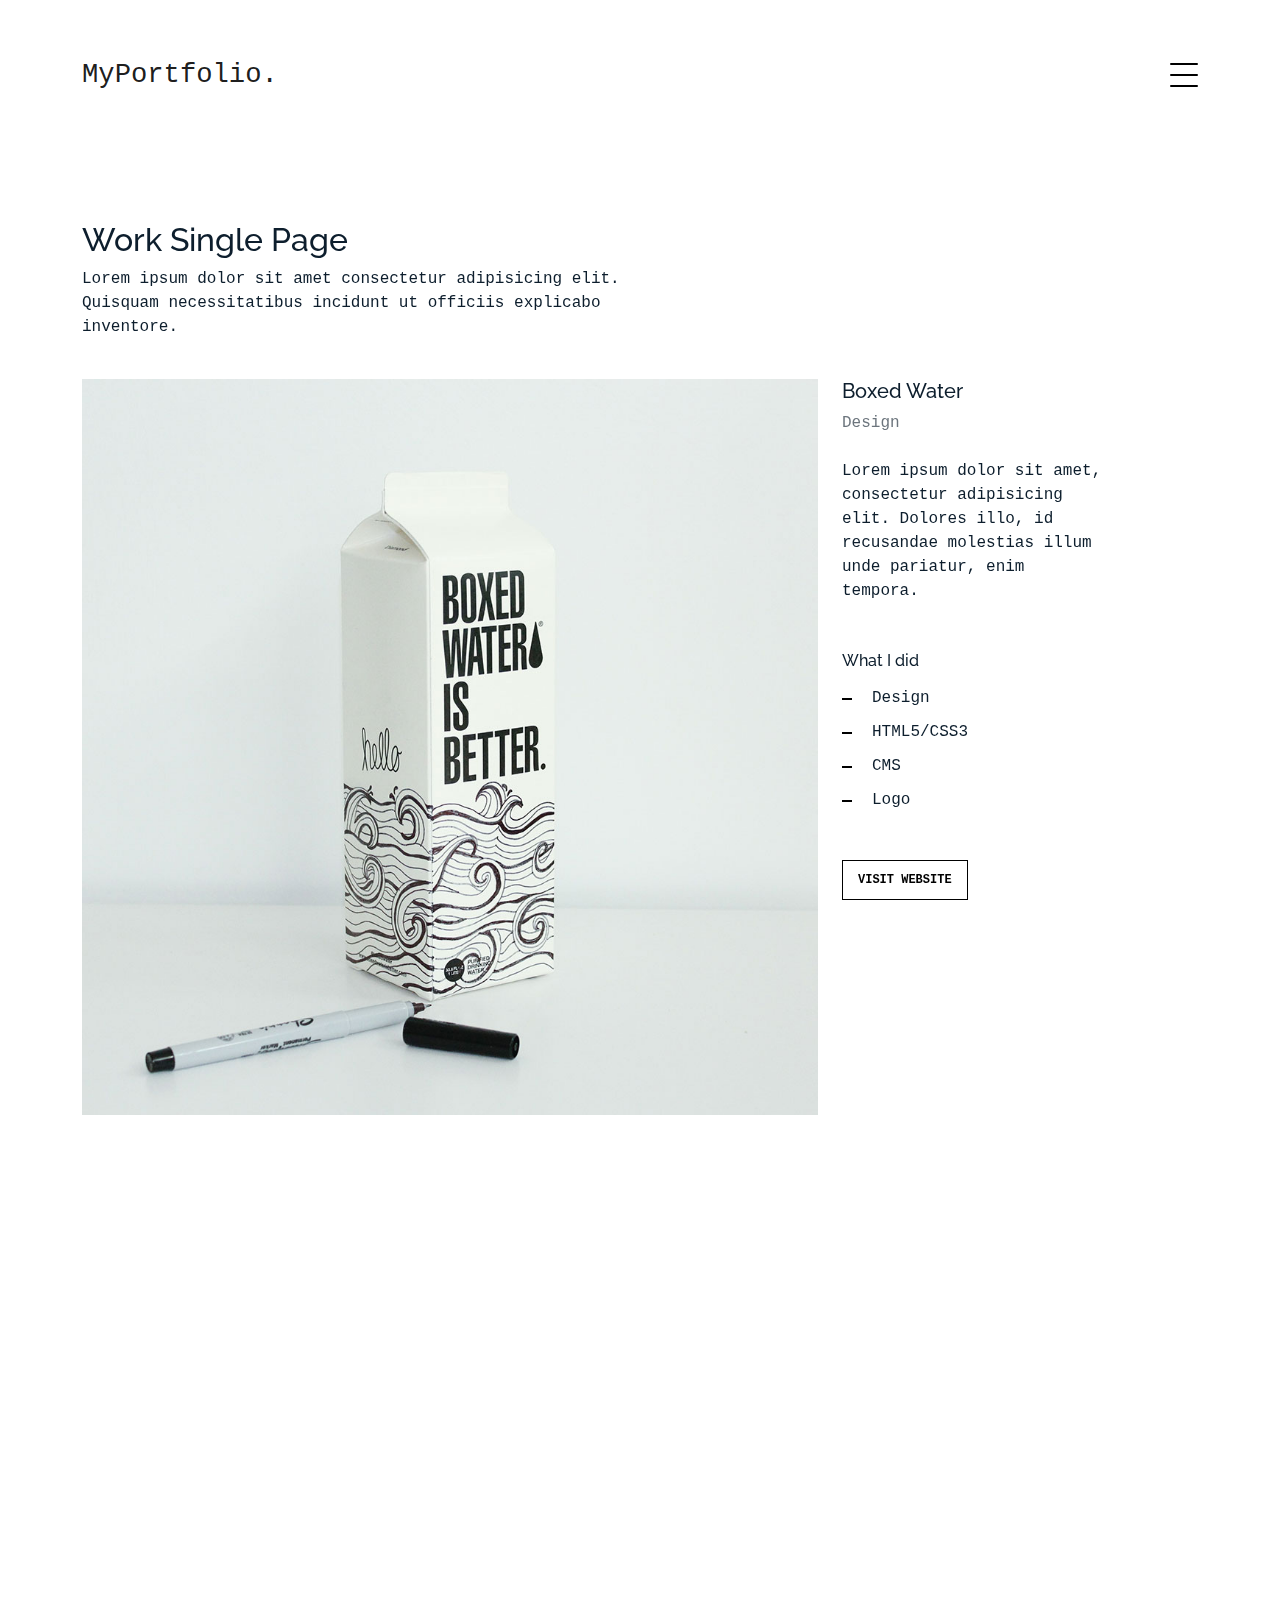
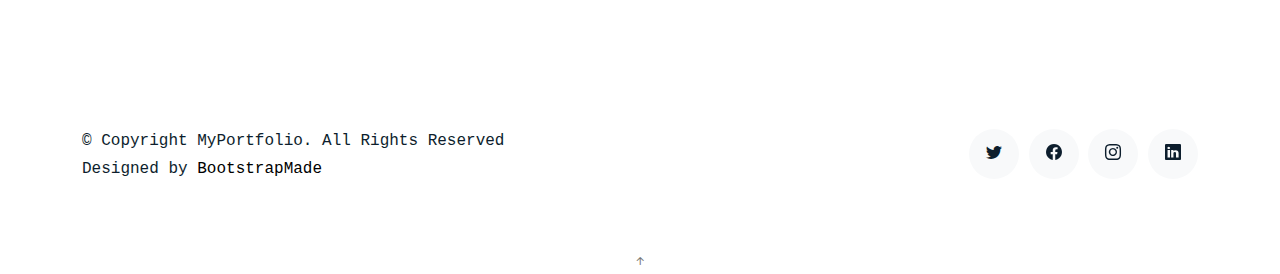
<file: work-single.html>
<!DOCTYPE html>
<html lang="en">

<head>
  <meta charset="utf-8">
  <meta content="width=device-width, initial-scale=1.0" name="viewport">

  <title>MyPortfolio Bootstrap Template - Work Single</title>
  <meta content="" name="description">
  <meta content="" name="keywords">

  <!-- Favicons -->
  <link href="assets/img/favicon.png" rel="icon">
  <link href="assets/img/apple-touch-icon.png" rel="apple-touch-icon">

  <!-- Google Fonts -->
  <link href="https://fonts.googleapis.com/css?family=https://fonts.googleapis.com/css?family=Inconsolata:400,500,600,700|Raleway:400,400i,500,500i,600,600i,700,700i" rel="stylesheet">

  <!-- Vendor CSS Files -->
  <link href="assets/vendor/aos/aos.css" rel="stylesheet">
  <link href="assets/vendor/bootstrap/css/bootstrap.min.css" rel="stylesheet">
  <link href="assets/vendor/bootstrap-icons/bootstrap-icons.css" rel="stylesheet">
  <link href="assets/vendor/swiper/swiper-bundle.min.css" rel="stylesheet">

  <!-- Template Main CSS File -->
  <link href="assets/css/style.css" rel="stylesheet">

  <!-- =======================================================
  * Template Name: MyPortfolio - v4.9.0
  * Template URL: https://bootstrapmade.com/myportfolio-bootstrap-portfolio-website-template/
  * Author: BootstrapMade.com
  * License: https://bootstrapmade.com/license/
  ======================================================== -->
</head>

<body>

  <!-- ======= Navbar ======= -->
  <div class="collapse navbar-collapse custom-navmenu" id="main-navbar">
    <div class="container py-2 py-md-5">
      <div class="row align-items-start">
        <div class="col-md-2">
          <ul class="custom-menu">
            <li><a href="index.html">Home</a></li>
            <li><a href="about.html">About Me</a></li>
            <li><a href="services.html">Services</a></li>
            <li class="active"><a href="works.html">Works</a></li>
            <li><a href="contact.html">Contact</a></li>
          </ul>
        </div>
        <div class="col-md-6 d-none d-md-block  mr-auto">
          <div class="tweet d-flex">
            <span class="bi bi-twitter text-white mt-2 mr-3"></span>
            <div>
              <p><em>Lorem ipsum dolor sit amet consectetur adipisicing elit. Quisquam necessitatibus incidunt ut officiis explicabo inventore. <br> <a href="#">t.co/v82jsk</a></em></p>
            </div>
          </div>
        </div>
        <div class="col-md-4 d-none d-md-block">
          <h3>Hire Me</h3>
          <p>Lorem ipsum dolor sit amet consectetur adipisicing elit. Quisquam necessitatibus incidunt ut officiisexplicabo inventore. <br> <a href="#">myemail@gmail.com</a></p>
        </div>
      </div>

    </div>
  </div>

  <nav class="navbar navbar-light custom-navbar">
    <div class="container">
      <a class="navbar-brand" href="index.html">MyPortfolio.</a>
      <a href="#" class="burger" data-bs-toggle="collapse" data-bs-target="#main-navbar">
        <span></span>
      </a>
    </div>
  </nav>

  <main id="main">

    <section class="section">
      <div class="container">
        <div class="row mb-4 align-items-center">
          <div class="col-md-6" data-aos="fade-up">
            <h2>Work Single Page</h2>
            <p>Lorem ipsum dolor sit amet consectetur adipisicing elit. Quisquam necessitatibus incidunt ut officiis explicabo inventore.</p>
          </div>
        </div>
      </div>

      <div class="site-section pb-0">
        <div class="container">
          <div class="row align-items-stretch">
            <div class="col-md-8" data-aos="fade-up">
              <img src="assets/img/img_1_big.jpg" alt="Image" class="img-fluid">
            </div>
            <div class="col-md-3 ml-auto" data-aos="fade-up" data-aos-delay="100">
              <div class="sticky-content">
                <h3 class="h3">Boxed Water</h3>
                <p class="mb-4"><span class="text-muted">Design</span></p>

                <div class="mb-5">
                  <p>Lorem ipsum dolor sit amet, consectetur adipisicing elit. Dolores illo, id recusandae molestias
                    illum unde pariatur, enim tempora.</p>

                </div>

                <h4 class="h4 mb-3">What I did</h4>
                <ul class="list-unstyled list-line mb-5">
                  <li>Design</li>
                  <li>HTML5/CSS3</li>
                  <li>CMS</li>
                  <li>Logo</li>
                </ul>

                <p><a href="#" class="readmore">Visit Website</a></p>
              </div>
            </div>
          </div>
        </div>
    </section>

    <!-- ======= Testimonials Section ======= -->
    <section class="section pt-0">
      <div class="container">

        <div class="testimonials-slider swiper" data-aos="fade-up" data-aos-delay="100">
          <div class="swiper-wrapper">

            <div class="swiper-slide">
              <div class="testimonial-wrap">
                <div class="testimonial">
                  <img src="assets/img/person_1.jpg" alt="Image" class="img-fluid">
                  <blockquote>
                    <p>Lorem ipsum dolor sit amet consectetur adipisicing elit. Quisquam necessitatibus incidunt ut officiis
                      explicabo inventore.</p>
                  </blockquote>
                  <p>&mdash; Jean Hicks</p>
                </div>
              </div>
            </div><!-- End testimonial item -->

            <div class="swiper-slide">
              <div class="testimonial-wrap">
                <div class="testimonial">
                  <img src="assets/img/person_2.jpg" alt="Image" class="img-fluid">
                  <blockquote>
                    <p>Lorem ipsum dolor sit amet consectetur adipisicing elit. Quisquam necessitatibus incidunt ut officiis
                      explicabo inventore.</p>
                  </blockquote>
                  <p>&mdash; Chris Stanworth</p>
                </div>
              </div>
            </div><!-- End testimonial item -->

          </div>
          <div class="swiper-pagination"></div>
        </div>

      </div>
    </section><!-- End Testimonials Section -->

  </main><!-- End #main -->

  <!-- ======= Footer ======= -->
  <footer class="footer" role="contentinfo">
    <div class="container">
      <div class="row">
        <div class="col-sm-6">
          <p class="mb-1">&copy; Copyright MyPortfolio. All Rights Reserved</p>
          <div class="credits">
            <!--
            All the links in the footer should remain intact.
            You can delete the links only if you purchased the pro version.
            Licensing information: https://bootstrapmade.com/license/
            Purchase the pro version with working PHP/AJAX contact form: https://bootstrapmade.com/buy/?theme=MyPortfolio
          -->
            Designed by <a href="https://bootstrapmade.com/">BootstrapMade</a>
          </div>
        </div>
        <div class="col-sm-6 social text-md-end">
          <a href="#"><span class="bi bi-twitter"></span></a>
          <a href="#"><span class="bi bi-facebook"></span></a>
          <a href="#"><span class="bi bi-instagram"></span></a>
          <a href="#"><span class="bi bi-linkedin"></span></a>
        </div>
      </div>
    </div>
  </footer>

  <a href="#" class="back-to-top d-flex align-items-center justify-content-center"><i class="bi bi-arrow-up-short"></i></a>

  <!-- Vendor JS Files -->
  <script src="assets/vendor/aos/aos.js"></script>
  <script src="assets/vendor/bootstrap/js/bootstrap.bundle.min.js"></script>
  <script src="assets/vendor/isotope-layout/isotope.pkgd.min.js"></script>
  <script src="assets/vendor/swiper/swiper-bundle.min.js"></script>
  <script src="assets/vendor/php-email-form/validate.js"></script>

  <!-- Template Main JS File -->
  <script src="assets/js/main.js"></script>

</body>

</html>
</file>
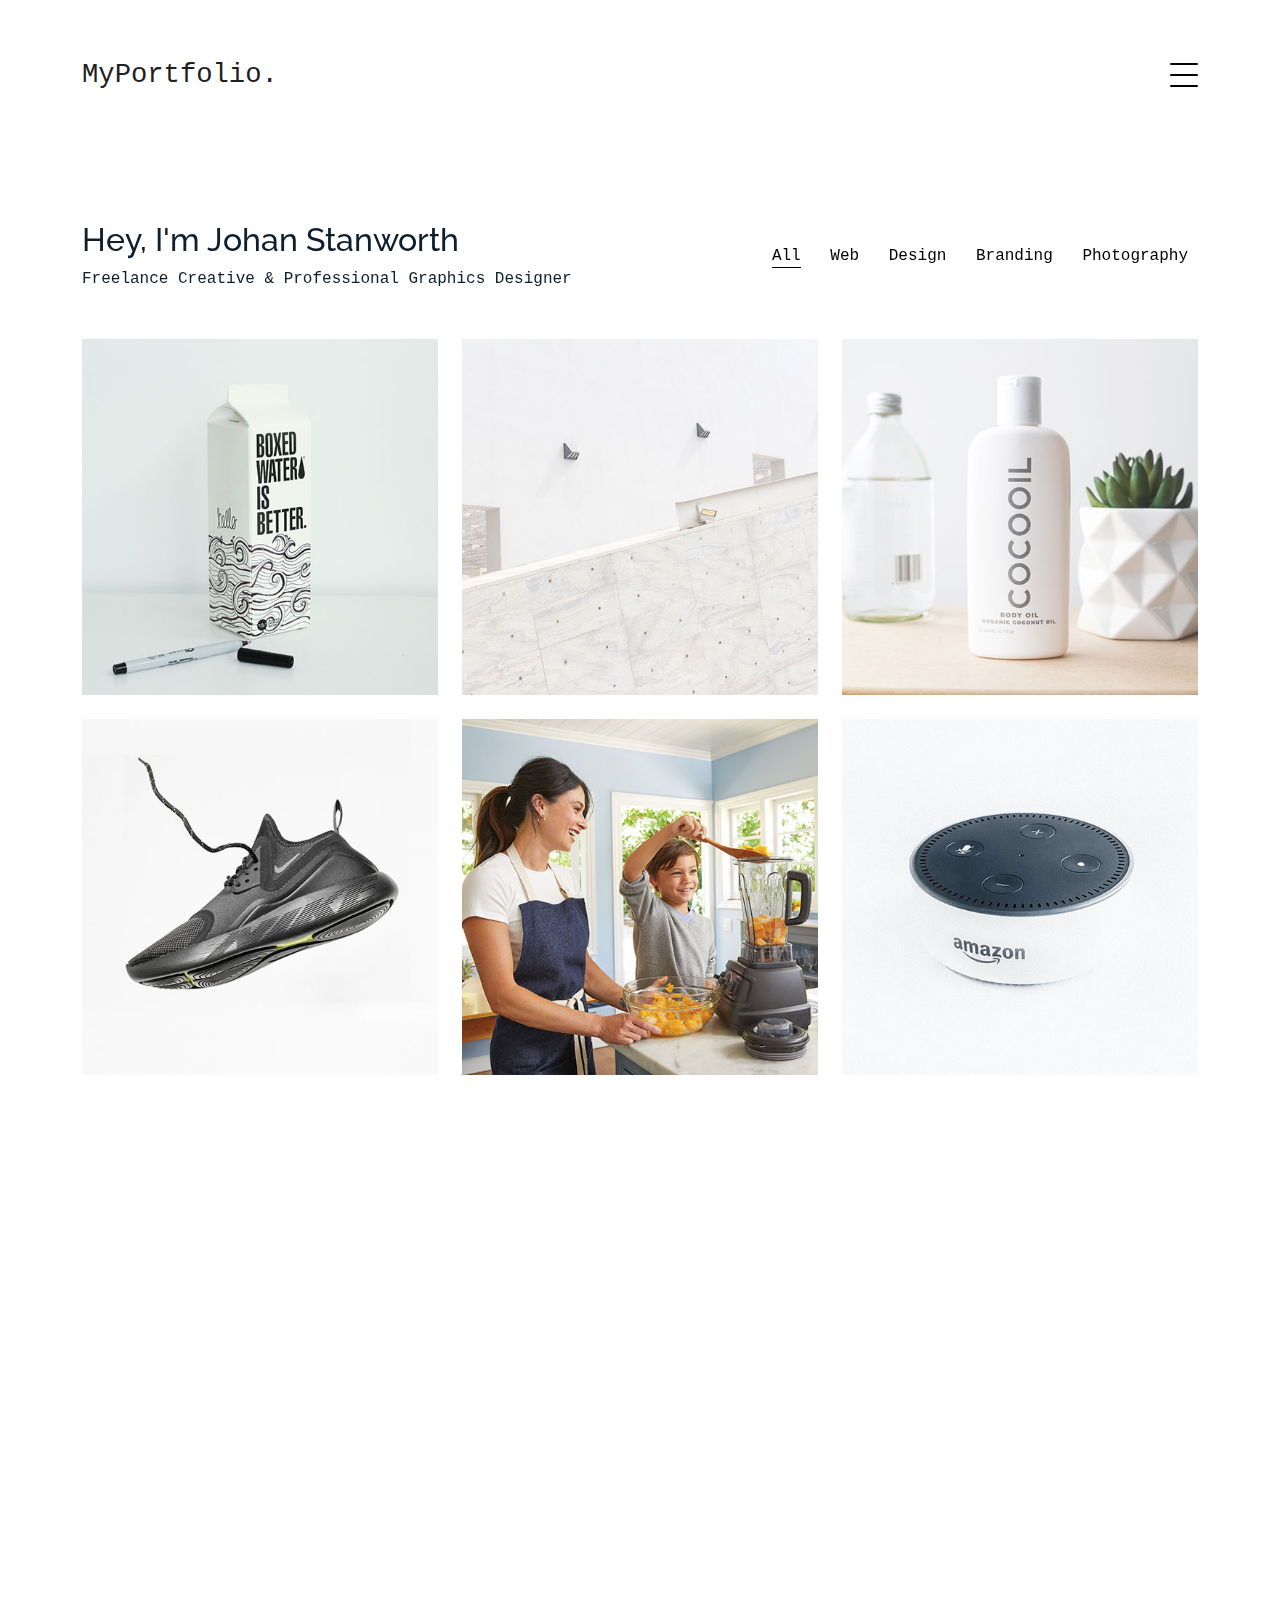
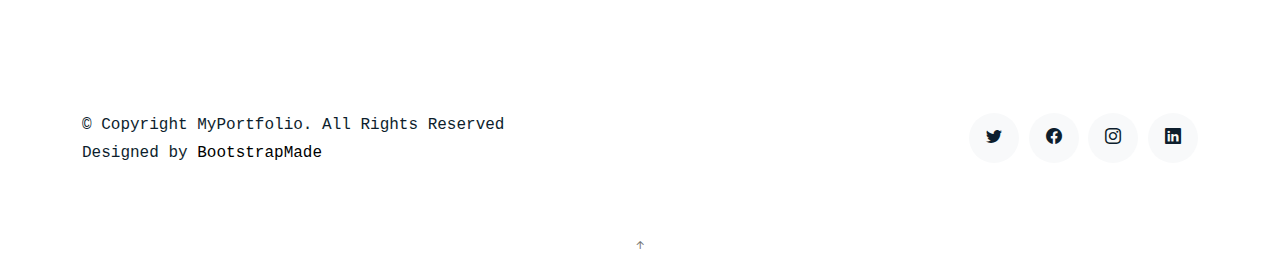
<file: works.html>
<!DOCTYPE html>
<html lang="en">

<head>
  <meta charset="utf-8">
  <meta content="width=device-width, initial-scale=1.0" name="viewport">

  <title>MyPortfolio Bootstrap Template - Works</title>
  <meta content="" name="description">
  <meta content="" name="keywords">

  <!-- Favicons -->
  <link href="assets/img/favicon.png" rel="icon">
  <link href="assets/img/apple-touch-icon.png" rel="apple-touch-icon">

  <!-- Google Fonts -->
  <link href="https://fonts.googleapis.com/css?family=https://fonts.googleapis.com/css?family=Inconsolata:400,500,600,700|Raleway:400,400i,500,500i,600,600i,700,700i" rel="stylesheet">

  <!-- Vendor CSS Files -->
  <link href="assets/vendor/aos/aos.css" rel="stylesheet">
  <link href="assets/vendor/bootstrap/css/bootstrap.min.css" rel="stylesheet">
  <link href="assets/vendor/bootstrap-icons/bootstrap-icons.css" rel="stylesheet">
  <link href="assets/vendor/swiper/swiper-bundle.min.css" rel="stylesheet">

  <!-- Template Main CSS File -->
  <link href="assets/css/style.css" rel="stylesheet">

  <!-- =======================================================
  * Template Name: MyPortfolio - v4.9.0
  * Template URL: https://bootstrapmade.com/myportfolio-bootstrap-portfolio-website-template/
  * Author: BootstrapMade.com
  * License: https://bootstrapmade.com/license/
  ======================================================== -->
</head>

<body>

  <!-- ======= Navbar ======= -->
  <div class="collapse navbar-collapse custom-navmenu" id="main-navbar">
    <div class="container py-2 py-md-5">
      <div class="row align-items-start">
        <div class="col-md-2">
          <ul class="custom-menu">
            <li><a href="index.html">Home</a></li>
            <li><a href="about.html">About Me</a></li>
            <li><a href="services.html">Services</a></li>
            <li class="active"><a href="works.html">Works</a></li>
            <li><a href="contact.html">Contact</a></li>
          </ul>
        </div>
        <div class="col-md-6 d-none d-md-block  mr-auto">
          <div class="tweet d-flex">
            <span class="bi bi-twitter text-white mt-2 mr-3"></span>
            <div>
              <p><em>Lorem ipsum dolor sit amet consectetur adipisicing elit. Quisquam necessitatibus incidunt ut officiis explicabo inventore. <br> <a href="#">t.co/v82jsk</a></em></p>
            </div>
          </div>
        </div>
        <div class="col-md-4 d-none d-md-block">
          <h3>Hire Me</h3>
          <p>Lorem ipsum dolor sit amet consectetur adipisicing elit. Quisquam necessitatibus incidunt ut officiisexplicabo inventore. <br> <a href="#">myemail@gmail.com</a></p>
        </div>
      </div>

    </div>
  </div>

  <nav class="navbar navbar-light custom-navbar">
    <div class="container">
      <a class="navbar-brand" href="index.html">MyPortfolio.</a>
      <a href="#" class="burger" data-bs-toggle="collapse" data-bs-target="#main-navbar">
        <span></span>
      </a>
    </div>
  </nav>

  <main id="main">

    <!-- ======= Works Section ======= -->
    <section class="section site-portfolio">
      <div class="container">
        <div class="row mb-5 align-items-center">
          <div class="col-md-12 col-lg-6 mb-4 mb-lg-0" data-aos="fade-up">
            <h2>Hey, I'm Johan Stanworth</h2>
            <p class="mb-0">Freelance Creative &amp; Professional Graphics Designer</p>
          </div>
          <div class="col-md-12 col-lg-6 text-start text-lg-end" data-aos="fade-up" data-aos-delay="100">
            <div id="filters" class="filters">
              <a href="#" data-filter="*" class="active">All</a>
              <a href="#" data-filter=".web">Web</a>
              <a href="#" data-filter=".design">Design</a>
              <a href="#" data-filter=".branding">Branding</a>
              <a href="#" data-filter=".photography">Photography</a>
            </div>
          </div>
        </div>
        <div id="portfolio-grid" class="row no-gutter" data-aos="fade-up" data-aos-delay="200">
          <div class="item web col-sm-6 col-md-4 col-lg-4 mb-4">
            <a href="work-single.html" class="item-wrap fancybox">
              <div class="work-info">
                <h3>Boxed Water</h3>
                <span>Web</span>
              </div>
              <img class="img-fluid" src="assets/img/img_1.jpg">
            </a>
          </div>
          <div class="item photography col-sm-6 col-md-4 col-lg-4 mb-4">
            <a href="work-single.html" class="item-wrap fancybox">
              <div class="work-info">
                <h3>Build Indoo</h3>
                <span>Photography</span>
              </div>
              <img class="img-fluid" src="assets/img/img_2.jpg">
            </a>
          </div>
          <div class="item branding col-sm-6 col-md-4 col-lg-4 mb-4">
            <a href="work-single.html" class="item-wrap fancybox">
              <div class="work-info">
                <h3>Cocooil</h3>
                <span>Branding</span>
              </div>
              <img class="img-fluid" src="assets/img/img_3.jpg">
            </a>
          </div>
          <div class="item design col-sm-6 col-md-4 col-lg-4 mb-4">
            <a href="work-single.html" class="item-wrap fancybox">
              <div class="work-info">
                <h3>Nike Shoe</h3>
                <span>Design</span>
              </div>
              <img class="img-fluid" src="assets/img/img_4.jpg">
            </a>
          </div>
          <div class="item photography col-sm-6 col-md-4 col-lg-4 mb-4">
            <a href="work-single.html" class="item-wrap fancybox">
              <div class="work-info">
                <h3>Kitchen Sink</h3>
                <span>Photography</span>
              </div>
              <img class="img-fluid" src="assets/img/img_5.jpg">
            </a>
          </div>
          <div class="item branding col-sm-6 col-md-4 col-lg-4 mb-4">
            <a href="work-single.html" class="item-wrap fancybox">
              <div class="work-info">
                <h3>Amazon</h3>
                <span>brandingn</span>
              </div>
              <img class="img-fluid" src="assets/img/img_6.jpg">
            </a>
          </div>
        </div>
      </div>
    </section><!-- End  Works Section -->

    <!-- ======= Testimonials Section ======= -->
    <section class="section pt-0">
      <div class="container">

        <div class="testimonials-slider swiper" data-aos="fade-up" data-aos-delay="100">
          <div class="swiper-wrapper">

            <div class="swiper-slide">
              <div class="testimonial-wrap">
                <div class="testimonial">
                  <img src="assets/img/person_1.jpg" alt="Image" class="img-fluid">
                  <blockquote>
                    <p>Lorem ipsum dolor sit amet consectetur adipisicing elit. Quisquam necessitatibus incidunt ut officiis
                      explicabo inventore.</p>
                  </blockquote>
                  <p>&mdash; Jean Hicks</p>
                </div>
              </div>
            </div><!-- End testimonial item -->

            <div class="swiper-slide">
              <div class="testimonial-wrap">
                <div class="testimonial">
                  <img src="assets/img/person_2.jpg" alt="Image" class="img-fluid">
                  <blockquote>
                    <p>Lorem ipsum dolor sit amet consectetur adipisicing elit. Quisquam necessitatibus incidunt ut officiis
                      explicabo inventore.</p>
                  </blockquote>
                  <p>&mdash; Chris Stanworth</p>
                </div>
              </div>
            </div><!-- End testimonial item -->

          </div>
          <div class="swiper-pagination"></div>
        </div>

      </div>
    </section><!-- End Testimonials Section -->

  </main><!-- End #main -->

  <!-- ======= Footer ======= -->
  <footer class="footer" role="contentinfo">
    <div class="container">
      <div class="row">
        <div class="col-sm-6">
          <p class="mb-1">&copy; Copyright MyPortfolio. All Rights Reserved</p>
          <div class="credits">
            <!--
            All the links in the footer should remain intact.
            You can delete the links only if you purchased the pro version.
            Licensing information: https://bootstrapmade.com/license/
            Purchase the pro version with working PHP/AJAX contact form: https://bootstrapmade.com/buy/?theme=MyPortfolio
          -->
            Designed by <a href="https://bootstrapmade.com/">BootstrapMade</a>
          </div>
        </div>
        <div class="col-sm-6 social text-md-end">
          <a href="#"><span class="bi bi-twitter"></span></a>
          <a href="#"><span class="bi bi-facebook"></span></a>
          <a href="#"><span class="bi bi-instagram"></span></a>
          <a href="#"><span class="bi bi-linkedin"></span></a>
        </div>
      </div>
    </div>
  </footer>

  <a href="#" class="back-to-top d-flex align-items-center justify-content-center"><i class="bi bi-arrow-up-short"></i></a>

  <!-- Vendor JS Files -->
  <script src="assets/vendor/aos/aos.js"></script>
  <script src="assets/vendor/bootstrap/js/bootstrap.bundle.min.js"></script>
  <script src="assets/vendor/isotope-layout/isotope.pkgd.min.js"></script>
  <script src="assets/vendor/swiper/swiper-bundle.min.js"></script>
  <script src="assets/vendor/php-email-form/validate.js"></script>

  <!-- Template Main JS File -->
  <script src="assets/js/main.js"></script>

</body>

</html>
</file>
<file: assets/css/style.css>
/**
* Template Name: MyPortfolio - v4.9.0
* Template URL: https://bootstrapmade.com/myportfolio-bootstrap-portfolio-website-template/
* Author: BootstrapMade.com
* License: https://bootstrapmade.com/license/
*/

/*--------------------------------------------------------------
# General
--------------------------------------------------------------*/
body {
  font-family: "Inconsolata", monospace;
  color: #0d1e2d;
}

a {
  color: #777;
  text-decoration: none;
}

a:hover {
  color: #000;
}

h1,
h2,
h3,
h4,
h5,
h6,
.font-heading {
  font-family: "Raleway", sans-serif;
}

.section {
  padding: 7rem 0;
}

.filters a {
  text-decoration: none;
  color: #000;
  display: inline-block;
  padding-left: 10px;
  padding-right: 10px;
  position: relative;
}

.filters a:hover,
.filters a:focus,
.filters a:active {
  text-decoration: none;
}

.filters a:hover:before {
  content: "";
  position: absolute;
  left: 10px;
  right: 10px;
  bottom: 0;
  height: 1px;
  background-color: #000;
}

.filters a.active {
  color: #000;
}

.filters a.active:before {
  content: "";
  position: absolute;
  left: 10px;
  right: 10px;
  bottom: 0;
  height: 1px;
  background-color: #000;
}

.item {
  border: none;
  margin-bottom: 30px;
}

.item .item-wrap {
  display: block;
  position: relative;
  overflow: hidden;
}

.item .item-wrap:after {
  z-index: 2;
  position: absolute;
  content: "";
  top: 0;
  left: 0;
  right: 0;
  bottom: 0;
  background: rgba(0, 0, 0, 0.4);
  visibility: hidden;
  opacity: 0;
  transition: 0.3s all ease-in-out;
}

.item .item-wrap img {
  transition: 0.3s transform ease;
  transform: scale(1);
}

.item .item-wrap>.work-info {
  position: absolute;
  top: 50%;
  width: 100%;
  text-align: center;
  z-index: 3;
  transform: translateY(-50%);
  color: #fff;
  opacity: 0;
  visibility: hidden;
  margin-top: 20px;
  transition: 0.3s all ease;
}

.item .item-wrap>.work-info h3 {
  font-size: 20px;
  margin-bottom: 0;
}

.item .item-wrap>.work-info span {
  font-size: 14px;
  text-transform: uppercase;
  letter-spacing: 0.2rem;
}

.item .item-wrap:hover {
  text-decoration: none;
}

.item .item-wrap:hover img {
  transform: scale(1.05);
}

.item .item-wrap:hover:after {
  opacity: 1;
  visibility: visible;
}

.item .item-wrap:hover .work-info {
  margin-top: 0px;
  opacity: 1;
  visibility: visible;
}

.testimonial-wrap {
  padding: 50px 50px 80px 50px;
  background: #eceff2;
}

.testimonial-wrap .testimonial {
  text-align: center;
  max-width: 500px;
  margin: 0 auto;
}

.testimonial-wrap .testimonial img {
  border-radius: 50%;
  width: 120px;
  margin: 0 auto 30px auto;
}

.testimonial-wrap .testimonial blockquote p {
  font-size: 20px;
}

.h3 {
  font-size: 20px;
}

.h4 {
  font-size: 16px;
}

.heading {
  font-size: 28px;
}

.readmore {
  display: inline-block;
  border: 1px solid #000;
  padding: 10px 15px;
  font-size: 12px;
  text-transform: uppercase;
  color: #000;
  transition: 0.2s all ease;
  font-weight: 700;
}

.readmore:active,
.readmore:focus,
.readmore:hover {
  outline: none;
}

.readmore:hover {
  color: #fff;
  text-decoration: none;
  background: #000;
}

.testimonials-slider .swiper-pagination {
  margin-top: -60px;
  position: relative;
}

.testimonials-slider .swiper-pagination .swiper-pagination-bullet {
  width: 12px;
  height: 12px;
  background-color: rgba(13, 30, 45, 0.3);
  opacity: 1;
}

.testimonials-slider .swiper-pagination .swiper-pagination-bullet-active {
  background-color: rgba(13, 30, 45, 0.6);
}

.sticky-content {
  position: sticky;
  position: -webkit-sticky;
  top: 0;
  /* required */
}

.list-line li {
  margin-bottom: 10px;
  position: relative;
  padding-left: 30px;
}

.list-line li:before {
  content: "";
  position: absolute;
  left: 0;
  top: 0.7rem;
  width: 10px;
  height: 2px;
  background: #000;
}

.form-control {
  border-radius: 0;
  background: #f8f9fa;
  border: 1px solid transparent;
  padding-top: 10px !important;
  padding-bottom: 10px !important;
}

.form-control:active,
.form-control:focus {
  background: #eff1f4;
  outline: none;
  box-shadow: none;
  border: 1px solid transparent;
}

.custom-progress {
  height: 7px;
  border-radius: 0;
}

.custom-progress .progress-bar {
  background: #000;
}

/* Services */
.services i {
  font-size: 40px;
}

.services h4 {
  padding-top: 10px;
}

/* Contact Form */
.php-email-form .error-message {
  display: none;
  color: #fff;
  background: #ed3c0d;
  text-align: left;
  padding: 15px;
  font-weight: 600;
}

.php-email-form .error-message br+br {
  margin-top: 25px;
}

.php-email-form .sent-message {
  display: none;
  color: #fff;
  background: #18d26e;
  text-align: center;
  padding: 15px;
  font-weight: 600;
}

.php-email-form .loading {
  display: none;
  background: #fff;
  text-align: center;
  padding: 15px;
}

.php-email-form .loading:before {
  content: "";
  display: inline-block;
  border-radius: 50%;
  width: 24px;
  height: 24px;
  margin: 0 10px -6px 0;
  border: 3px solid #18d26e;
  border-top-color: #eee;
  -webkit-animation: animate-loading 1s linear infinite;
  animation: animate-loading 1s linear infinite;
}

@-webkit-keyframes animate-loading {
  0% {
    transform: rotate(0deg);
  }

  100% {
    transform: rotate(360deg);
  }
}

@keyframes animate-loading {
  0% {
    transform: rotate(0deg);
  }

  100% {
    transform: rotate(360deg);
  }
}

/*--------------------------------------------------------------
# Header
--------------------------------------------------------------*/
/* Custom Navmenu */
.custom-navmenu {
  background: #0d1e2d;
}

.custom-navmenu .custom-menu,
.custom-navmenu .custom-menu li {
  padding: 0;
  margin: 0;
  list-style: none;
}

.custom-navmenu .custom-menu li {
  margin-bottom: 0;
  font-size: 20px;
}

.custom-navmenu .custom-menu li a {
  color: #fff;
  padding: 10px 0 !important;
}

.custom-navmenu .custom-menu li a:hover {
  text-decoration: none;
}

.custom-navmenu .custom-menu li.active a {
  text-decoration: underline;
}

.custom-navmenu h3 {
  font-size: 20px;
  color: #fff;
}

.custom-navmenu p {
  color: rgba(255, 255, 255, 0.6);
}

.custom-navmenu a {
  color: rgba(255, 255, 255, 0.7);
}

.custom-navmenu a:hover {
  color: #fff;
}

/* Custom Navbar */
.custom-navbar {
  padding-top: 50px;
  width: 100%;
}

@media (max-width: 780px) {
  .custom-navbar>.container {
    padding-right: 0;
    padding-left: 0;
  }
}

.custom-navbar .navbar-brand {
  font-size: 1.7rem;
}

/* Burger */
.burger {
  width: 28px;
  height: 32px;
  cursor: pointer;
  position: relative;
}

.burger:before,
.burger span,
.burger:after {
  width: 100%;
  height: 2px;
  display: block;
  background: #000;
  border-radius: 2px;
  position: absolute;
  opacity: 1;
}

.burger:before,
.burger:after {
  transition: top 0.35s cubic-bezier(0.23, 1, 0.32, 1), transform 0.35s cubic-bezier(0.23, 1, 0.32, 1), opacity 0.35s cubic-bezier(0.23, 1, 0.32, 1), background-color 1.15s cubic-bezier(0.86, 0, 0.07, 1);
  -webkit-transition: top 0.35s cubic-bezier(0.23, 1, 0.32, 1), -webkit-transform 0.35s cubic-bezier(0.23, 1, 0.32, 1), opacity 0.35s cubic-bezier(0.23, 1, 0.32, 1), background-color 1.15s cubic-bezier(0.86, 0, 0.07, 1);
  content: "";
}

.burger:before {
  top: 4px;
}

.burger span {
  top: 15px;
}

.burger:after {
  top: 26px;
}

/* Hover */
.burger:hover:before {
  top: 7px;
}

.burger:hover:after {
  top: 23px;
}

/* Click */
.burger.active span {
  opacity: 0;
}

.burger.active:before,
.burger.active:after {
  top: 40%;
}

.burger.active:before {
  transform: rotate(45deg);
}

.burger.active:after {
  transform: rotate(-45deg);
}

.burger:focus {
  outline: none;
}

/*--------------------------------------------------------------
# Footer
--------------------------------------------------------------*/
.footer {
  padding: 0 0 4rem 0;
}

.footer a {
  color: #000;
}

.social a {
  display: inline-block;
  width: 50px;
  height: 50px;
  border-radius: 50%;
  background: #f8f9fa;
  position: relative;
  text-align: center;
  color: #0d1e2d;
}

.social a span {
  display: inline-block;
  left: 50%;
  position: absolute;
  top: 50%;
  transform: translate(-50%, -50%);
}

.social a:hover {
  color: #000;
}
</file>
